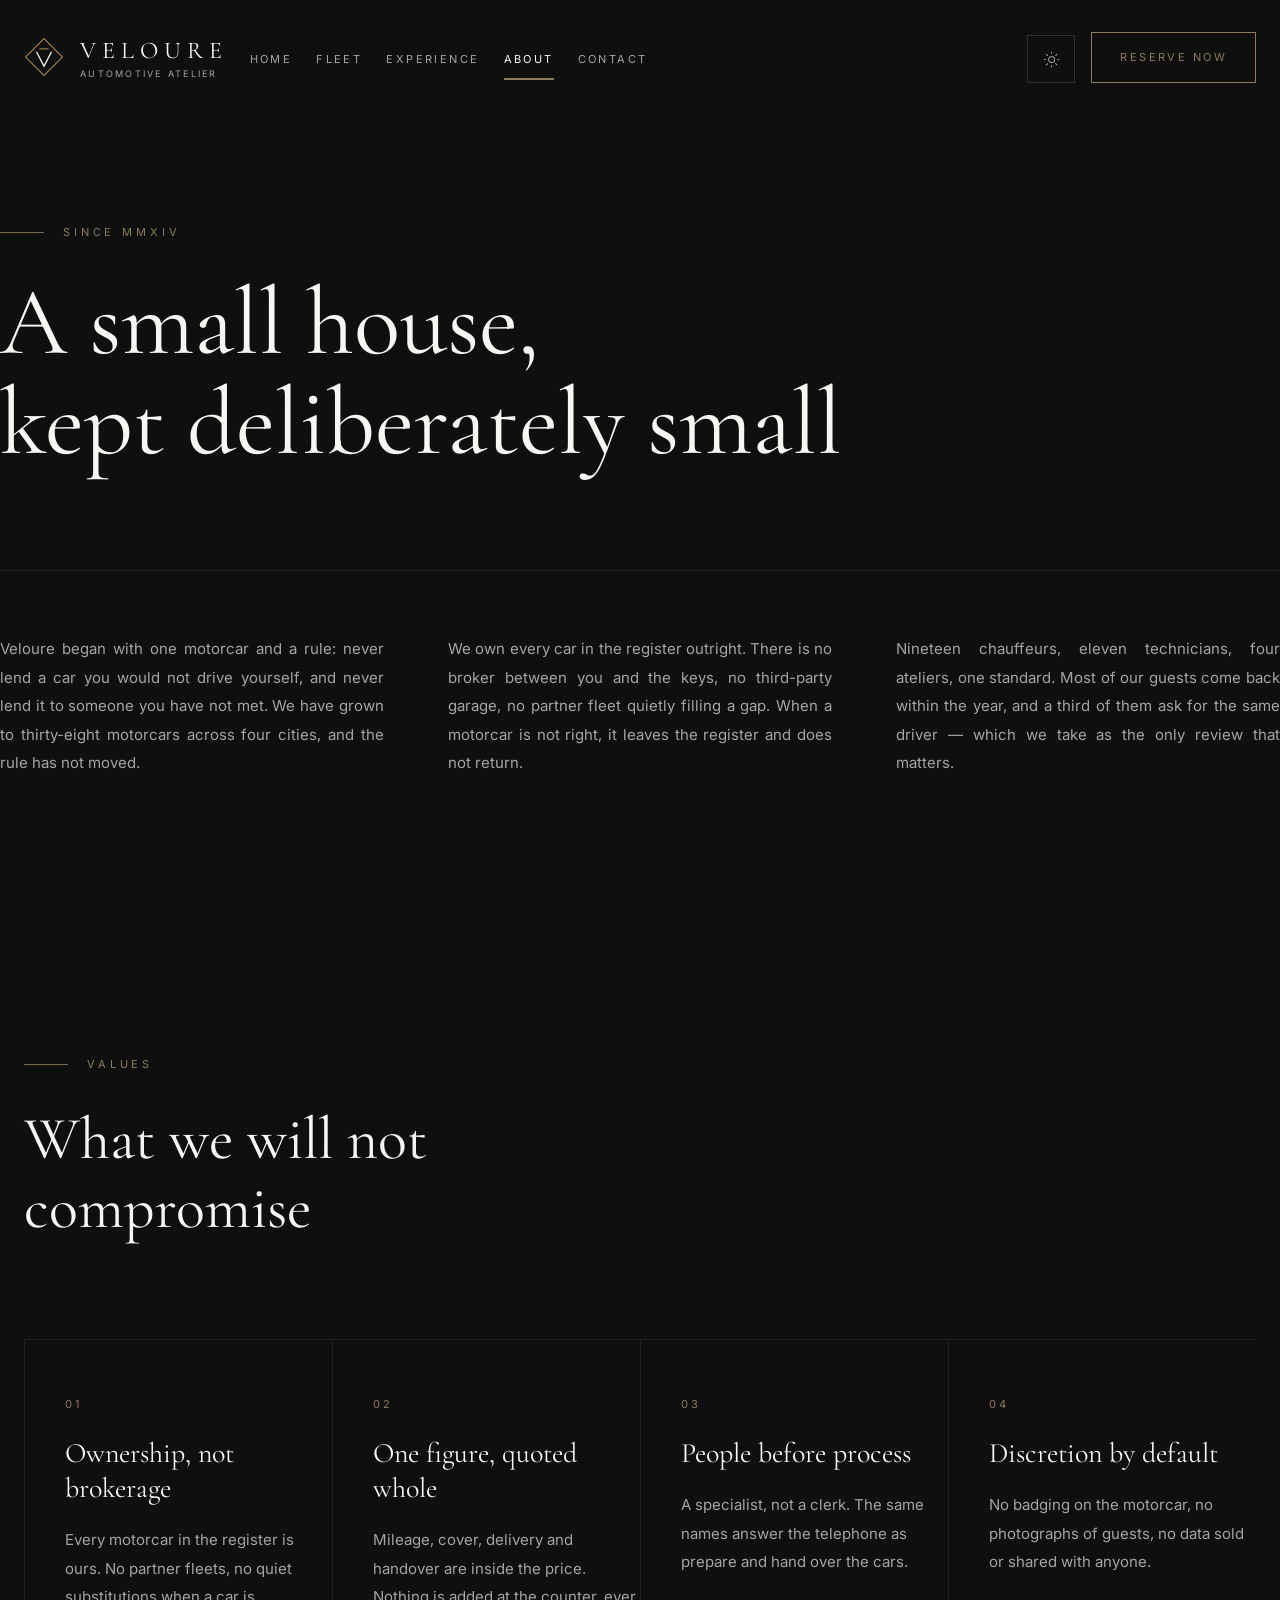
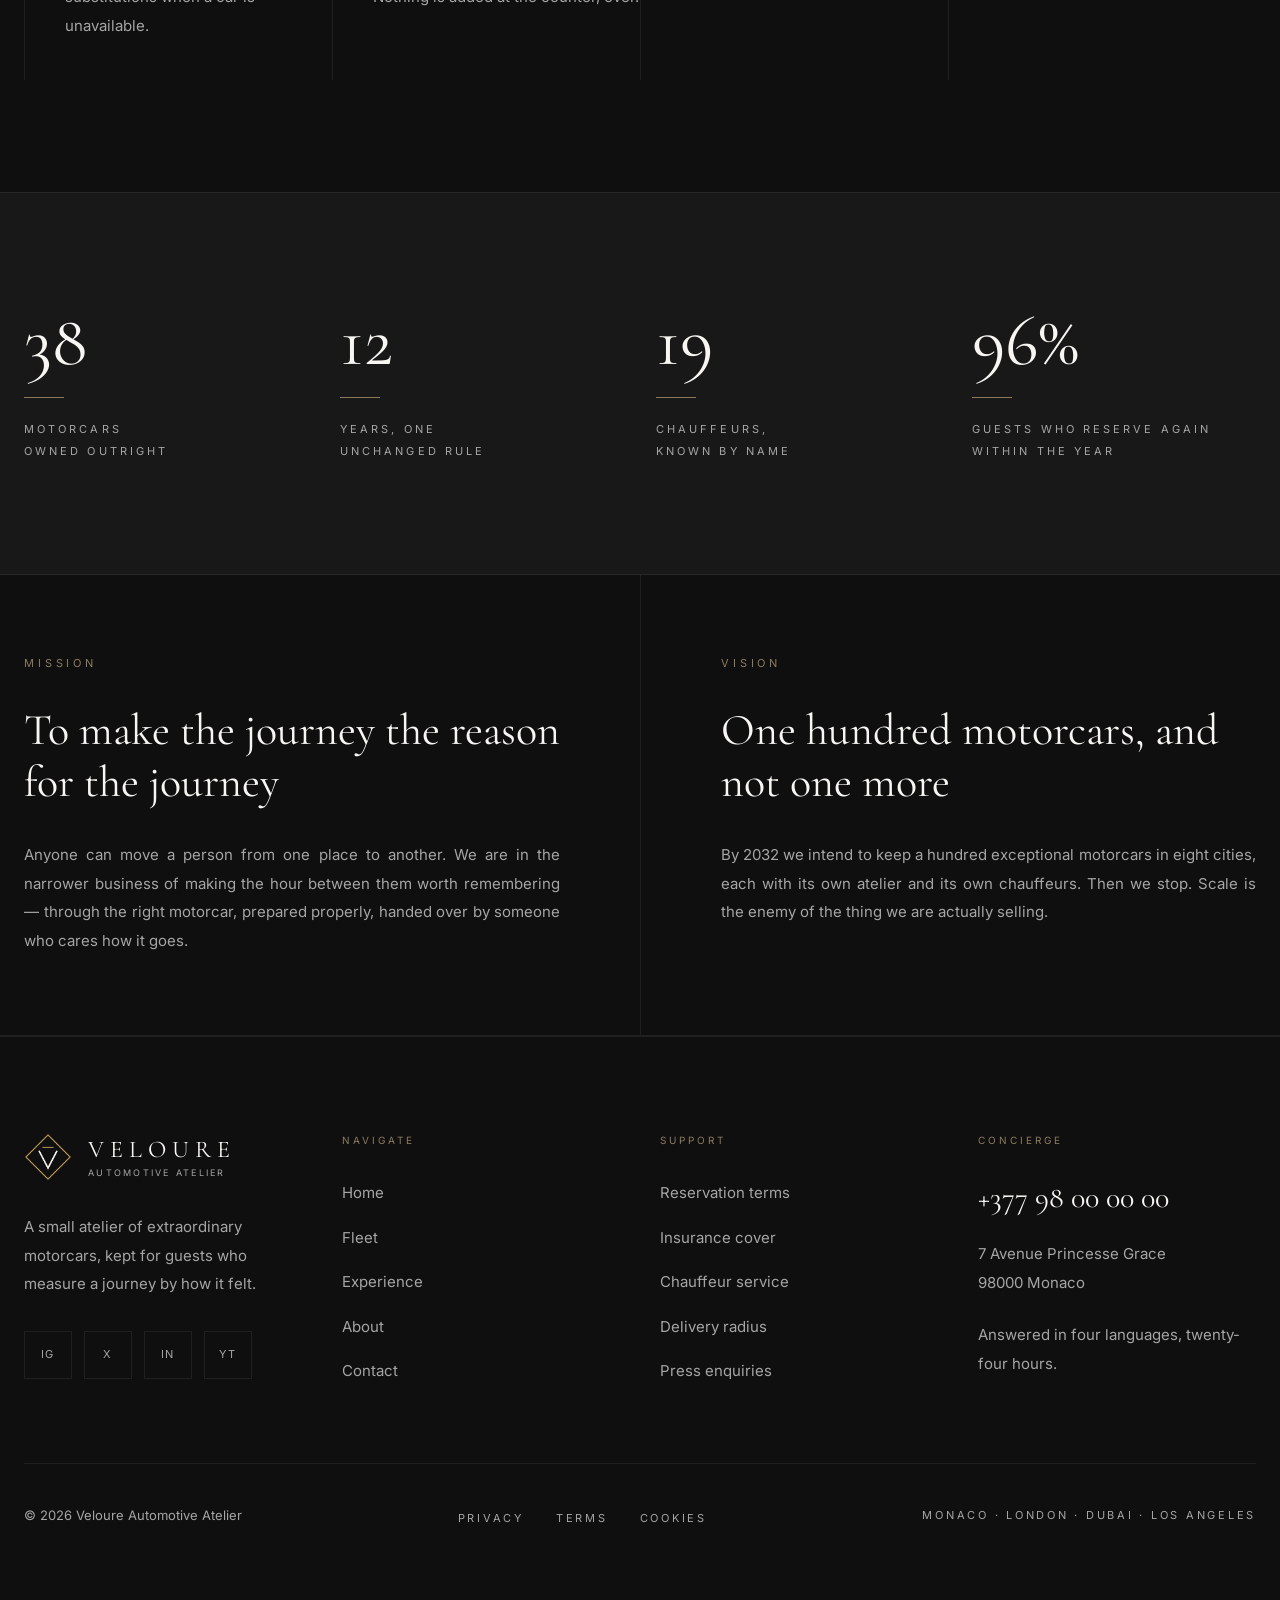
<file: src/About.html>
<!doctype html>
<html lang="en">
  <head>
    <meta charset="UTF-8" />
    <meta name="viewport" content="width=device-width, initial-scale=1.0" />

    <link href="./output.css" rel="stylesheet" />

    <link rel="preconnect" href="https://fonts.googleapis.com" />
    <link rel="preconnect" href="https://fonts.gstatic.com" crossorigin />

    <link
      href="https://fonts.googleapis.com/css2?family=Cormorant+Garamond:ital,wght@0,300..700;1,300..700&family=Inter:ital,opsz,wght@0,14..32,100..900;1,14..32,100..900&display=swap"
      rel="stylesheet"
    />

    <title>About Veloure</title>
  </head>

  <body class="bg-background text-text font-Inter">
    <header class="relative min-h-[80vh]">
      <div id="siteNav" class="site-nav">
        <div class="container mx-auto flex items-center px-6">
          <div class="logo">
            <a href="../index.html" class="flex items-center gap-3 lg:gap-4">
              <img
                src="../assets/v-logo.png"
                alt="Veloure Logo"
                class="w-8 h-8 lg:w-10 lg:h-10"
              />

              <div class="flex flex-col">
                <span
                  class="font-display text-xl lg:text-2xl tracking-[0.25em] text-text"
                >
                  VELOURE
                </span>

                <span
                  class="text-[8px] lg:text-[9px] tracking-[0.25em] uppercase text-muted lg:pr-8"
                >
                  Automotive Atelier
                </span>
              </div>
            </a>
          </div>
          <nav class="hidden lg:block">
            <ul class="flex items-center gap-6">
              <li><a href="../index.html" class="nav-link">Home</a></li>
              <li><a href="./fleet.html" class="nav-link">Fleet</a></li>
              <li>
                <a href="./Experience.html" class="nav-link">Experience</a>
              </li>
              <li>
                <a href="./About.html" class="nav-link nav-link-active"
                  >About</a
                >
              </li>
              <li><a href="./Contact.html" class="nav-link">Contact</a></li>
            </ul>
          </nav>
          <div class="flex items-center lg:items-end ml-auto">
            <button class="ml-4 lg:ml-12">
              <img
                src="../assets/bright-icon.png"
                alt=""
                class="w-10 h-10 lg:w-12 lg:h-12"
              />
            </button>

            <button class="ml-2 lg:hidden">
              <img src="../assets/v-menu.png" alt="Menu" class="w-10 h-10" />
            </button>

            <a
              href="./Contact.html"
              class="hidden lg:block text-center ml-4 text-line tracking-[0.22em] uppercase text-[11px] py-4 px-7 border border-line hover:bg-tint hover:scale-105 transition-transform duration-300"
              >Reserve Now</a
            >
          </div>
        </div>
      </div>

      <section
        class="hero container mx-auto flex flex-col text-text mt-48 lg:mt-56 px-6 xl:px-0"
      >
        <p class="text-[10px] sm:text-[11px] text-line uppercase pb-6 lg:pb-8">
          <span class="hidden sm:inline"> ———— </span>
          <span class="tracking-[0.2em] sm:tracking-[0.35em] sm:ml-4"
            >Since MMXIV</span
          >
        </p>

        <h1
          class="text-5xl sm:text-6xl md:text-7xl lg:text-8xl font-display leading-[1.05]"
        >
          A small house,
          <br />
          kept deliberately small
        </h1>

        <div
          class="grid gap-10 lg:gap-16 md:grid-cols-2 lg:grid-cols-3 mt-16 lg:mt-24 pt-14 lg:pt-16 border-t border-hair"
        >
          <p class="about-intro">
            Veloure began with one motorcar and a rule: never lend a car you
            would not drive yourself, and never lend it to someone you have not
            met. We have grown to thirty-eight motorcars across four cities, and
            the rule has not moved.
          </p>

          <p class="about-intro">
            We own every car in the register outright. There is no broker
            between you and the keys, no third-party garage, no partner fleet
            quietly filling a gap. When a motorcar is not right, it leaves the
            register and does not return.
          </p>

          <p class="about-intro md:col-span-2 lg:col-span-1">
            Nineteen chauffeurs, eleven technicians, four ateliers, one
            standard. Most of our guests come back within the year, and a third
            of them ask for the same driver — which we take as the only review
            that matters.
          </p>
        </div>
      </section>
    </header>

    <section class="values">
      <div class="container mx-auto px-6 py-20 lg:py-28">
        <p class="text-[10px] sm:text-[11px] text-line uppercase pb-6 lg:pb-8">
          <span class="hidden sm:inline"> ———— </span>
          <span class="tracking-[0.2em] sm:tracking-[0.35em] sm:ml-4"
            >Values</span
          >
        </p>

        <h2
          class="font-display text-4xl sm:text-5xl lg:text-6xl leading-[1.15] max-w-2xl"
        >
          What we will not compromise
        </h2>

        <div class="grid sm:grid-cols-2 lg:grid-cols-4 mt-16 lg:mt-24">
          <div class="value-card">
            <p class="value-number">01</p>

            <h3 class="value-title">Ownership, not brokerage</h3>

            <p class="value-text">
              Every motorcar in the register is ours. No partner fleets, no
              quiet substitutions when a car is unavailable.
            </p>
          </div>

          <div class="value-card">
            <p class="value-number">02</p>

            <h3 class="value-title">One figure, quoted whole</h3>

            <p class="value-text">
              Mileage, cover, delivery and handover are inside the price.
              Nothing is added at the counter, ever.
            </p>
          </div>

          <div class="value-card">
            <p class="value-number">03</p>

            <h3 class="value-title">People before process</h3>

            <p class="value-text">
              A specialist, not a clerk. The same names answer the telephone as
              prepare and hand over the cars.
            </p>
          </div>

          <div class="value-card">
            <p class="value-number">04</p>

            <h3 class="value-title">Discretion by default</h3>

            <p class="value-text">
              No badging on the motorcar, no photographs of guests, no data sold
              or shared with anyone.
            </p>
          </div>
        </div>
      </div>
    </section>

    <section class="stats bg-surface border-y border-hair">
      <div class="container mx-auto px-6 py-20 lg:py-28">
        <div
          class="grid grid-cols-2 lg:grid-cols-4 gap-x-8 gap-y-14 lg:gap-y-0"
        >
          <div class="flex flex-col">
            <p class="stat-figure">38</p>

            <span class="stat-rule"></span>

            <p class="stat-label">Motorcars<br />owned outright</p>
          </div>

          <div class="flex flex-col">
            <p class="stat-figure">12</p>

            <span class="stat-rule"></span>

            <p class="stat-label">Years, one<br />unchanged rule</p>
          </div>

          <div class="flex flex-col">
            <p class="stat-figure">19</p>

            <span class="stat-rule"></span>

            <p class="stat-label">Chauffeurs,<br />known by name</p>
          </div>

          <div class="flex flex-col">
            <p class="stat-figure">96%</p>

            <span class="stat-rule"></span>

            <p class="stat-label">
              Guests who reserve again<br />within the year
            </p>
          </div>
        </div>
      </div>
    </section>

    <section class="pillars border-b border-hair">
      <div class="container mx-auto px-6">
        <div class="grid lg:grid-cols-2">
          <div class="pillar">
            <p class="pillar-label">Mission</p>

            <h2 class="pillar-title">
              To make the journey the reason for the journey
            </h2>

            <p class="pillar-text">
              Anyone can move a person from one place to another. We are in the
              narrower business of making the hour between them worth
              remembering — through the right motorcar, prepared properly,
              handed over by someone who cares how it goes.
            </p>
          </div>

          <div class="pillar">
            <p class="pillar-label">Vision</p>

            <h2 class="pillar-title">
              One hundred motorcars, and not one more
            </h2>

            <p class="pillar-text">
              By 2032 we intend to keep a hundred exceptional motorcars in eight
              cities, each with its own atelier and its own chauffeurs. Then we
              stop. Scale is the enemy of the thing we are actually selling.
            </p>
          </div>
        </div>
      </div>
    </section>

    <footer class="border-t border-hair">
      <div class="container mx-auto px-6 py-20 lg:py-24">
        <div class="grid gap-14 sm:grid-cols-2 lg:grid-cols-4 lg:gap-10">
          <div>
            <a href="../index.html" class="flex items-center gap-3 lg:gap-4">
              <img
                src="../assets/v-logo.png"
                alt="Veloure Logo"
                class="w-10 h-10 lg:w-12 lg:h-12"
              />

              <div class="flex flex-col">
                <span
                  class="font-display text-xl lg:text-2xl tracking-[0.25em] text-text"
                >
                  VELOURE
                </span>

                <span
                  class="text-[8px] lg:text-[9px] tracking-[0.25em] uppercase text-muted"
                >
                  Automotive Atelier
                </span>
              </div>
            </a>

            <p class="text-[15px] leading-[1.9] text-muted pt-8">
              A small atelier of extraordinary motorcars, kept for guests who
              measure a journey by how it felt.
            </p>

            <ul class="flex items-center gap-3 pt-8">
              <li>
                <a href="#" class="footer-social" aria-label="Instagram">IG</a>
              </li>
              <li><a href="#" class="footer-social" aria-label="X">X</a></li>
              <li>
                <a href="#" class="footer-social" aria-label="LinkedIn">IN</a>
              </li>
              <li>
                <a href="#" class="footer-social" aria-label="YouTube">YT</a>
              </li>
            </ul>
          </div>

          <div>
            <h3 class="footer-heading">Navigate</h3>

            <ul class="flex flex-col gap-5">
              <li><a href="../index.html" class="footer-link">Home</a></li>
              <li><a href="./fleet.html" class="footer-link">Fleet</a></li>
              <li>
                <a href="./Experience.html" class="footer-link">Experience</a>
              </li>
              <li><a href="./About.html" class="footer-link">About</a></li>
              <li><a href="./Contact.html" class="footer-link">Contact</a></li>
            </ul>
          </div>

          <div>
            <h3 class="footer-heading">Support</h3>

            <ul class="flex flex-col gap-5">
              <li><a href="#" class="footer-link">Reservation terms</a></li>
              <li><a href="#" class="footer-link">Insurance cover</a></li>
              <li><a href="#" class="footer-link">Chauffeur service</a></li>
              <li><a href="#" class="footer-link">Delivery radius</a></li>
              <li><a href="#" class="footer-link">Press enquiries</a></li>
            </ul>
          </div>

          <div>
            <h3 class="footer-heading">Concierge</h3>

            <a
              href="tel:+37798000000"
              class="font-display text-2xl lg:text-3xl text-text hover:text-line transition-colors duration-300"
            >
              +377 98 00 00 00
            </a>

            <address
              class="not-italic text-[15px] leading-[1.9] text-muted pt-6"
            >
              7 Avenue Princesse Grace<br />
              98000 Monaco
            </address>

            <p class="text-[15px] leading-[1.9] text-muted pt-6">
              Answered in four languages, twenty-four hours.
            </p>
          </div>
        </div>

        <div
          class="flex flex-col lg:flex-row lg:items-center lg:justify-between gap-8 border-t border-hair mt-16 lg:mt-20 pt-10"
        >
          <p class="text-[13px] text-muted">
            &copy; 2026 Veloure Automotive Atelier
          </p>

          <ul class="flex flex-wrap items-center gap-8">
            <li><a href="#" class="footer-legal">Privacy</a></li>
            <li><a href="#" class="footer-legal">Terms</a></li>
            <li><a href="#" class="footer-legal">Cookies</a></li>
          </ul>

          <p class="text-[11px] tracking-[0.25em] uppercase text-muted">
            Monaco &middot; London &middot; Dubai &middot; Los Angeles
          </p>
        </div>
      </div>
    </footer>
  </body>
</html>
</file>
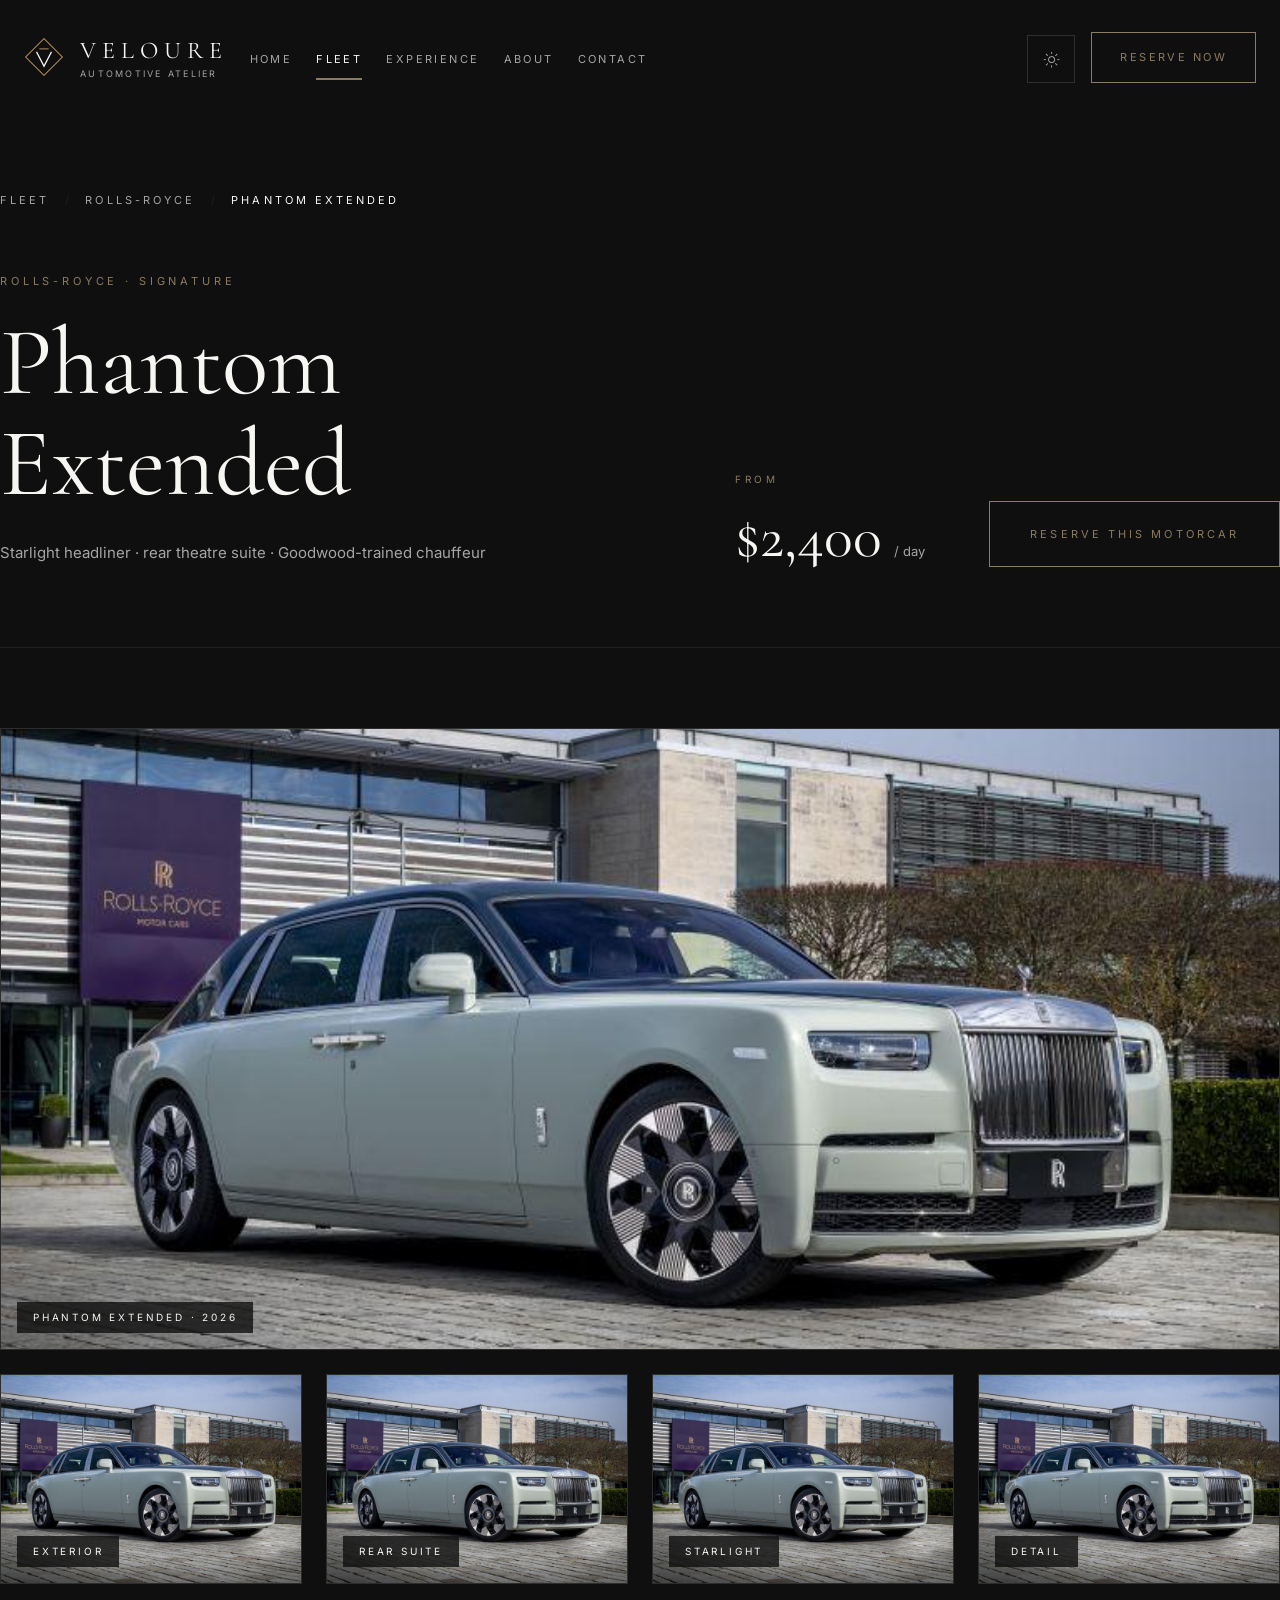
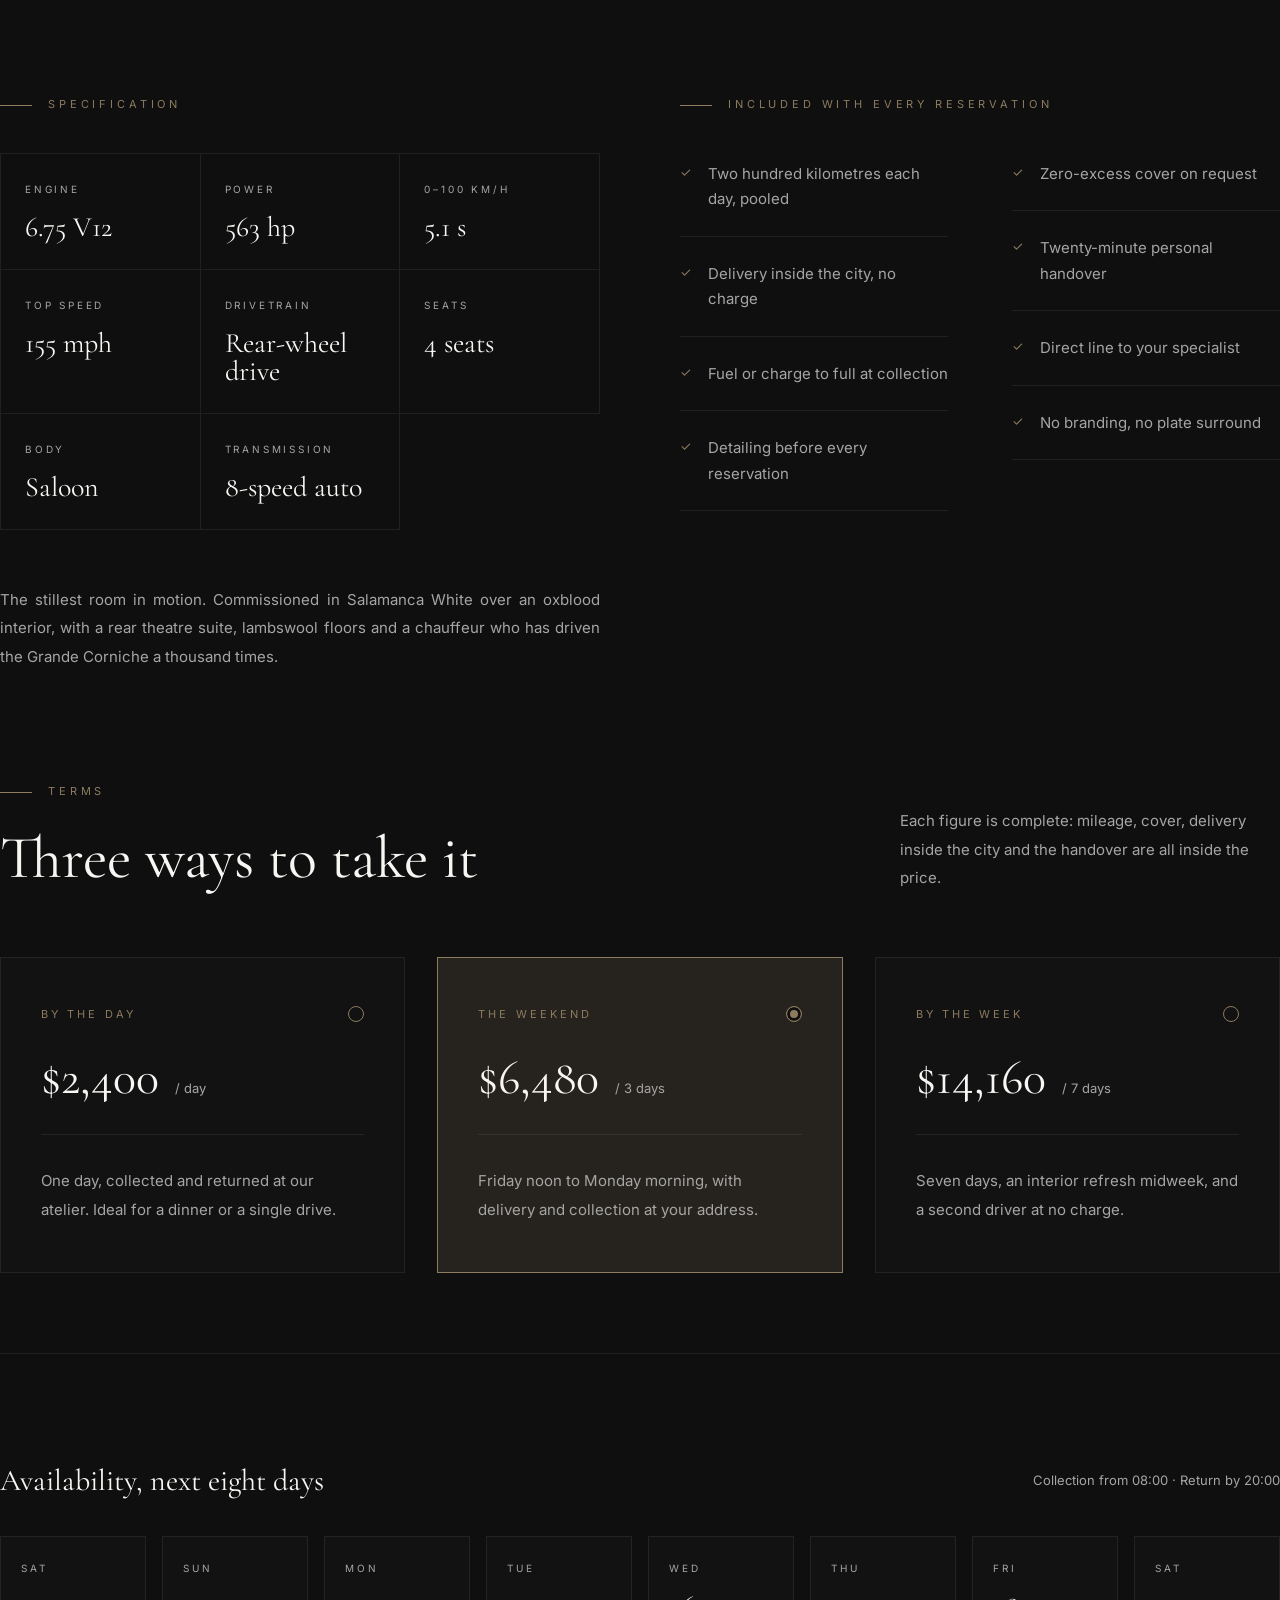
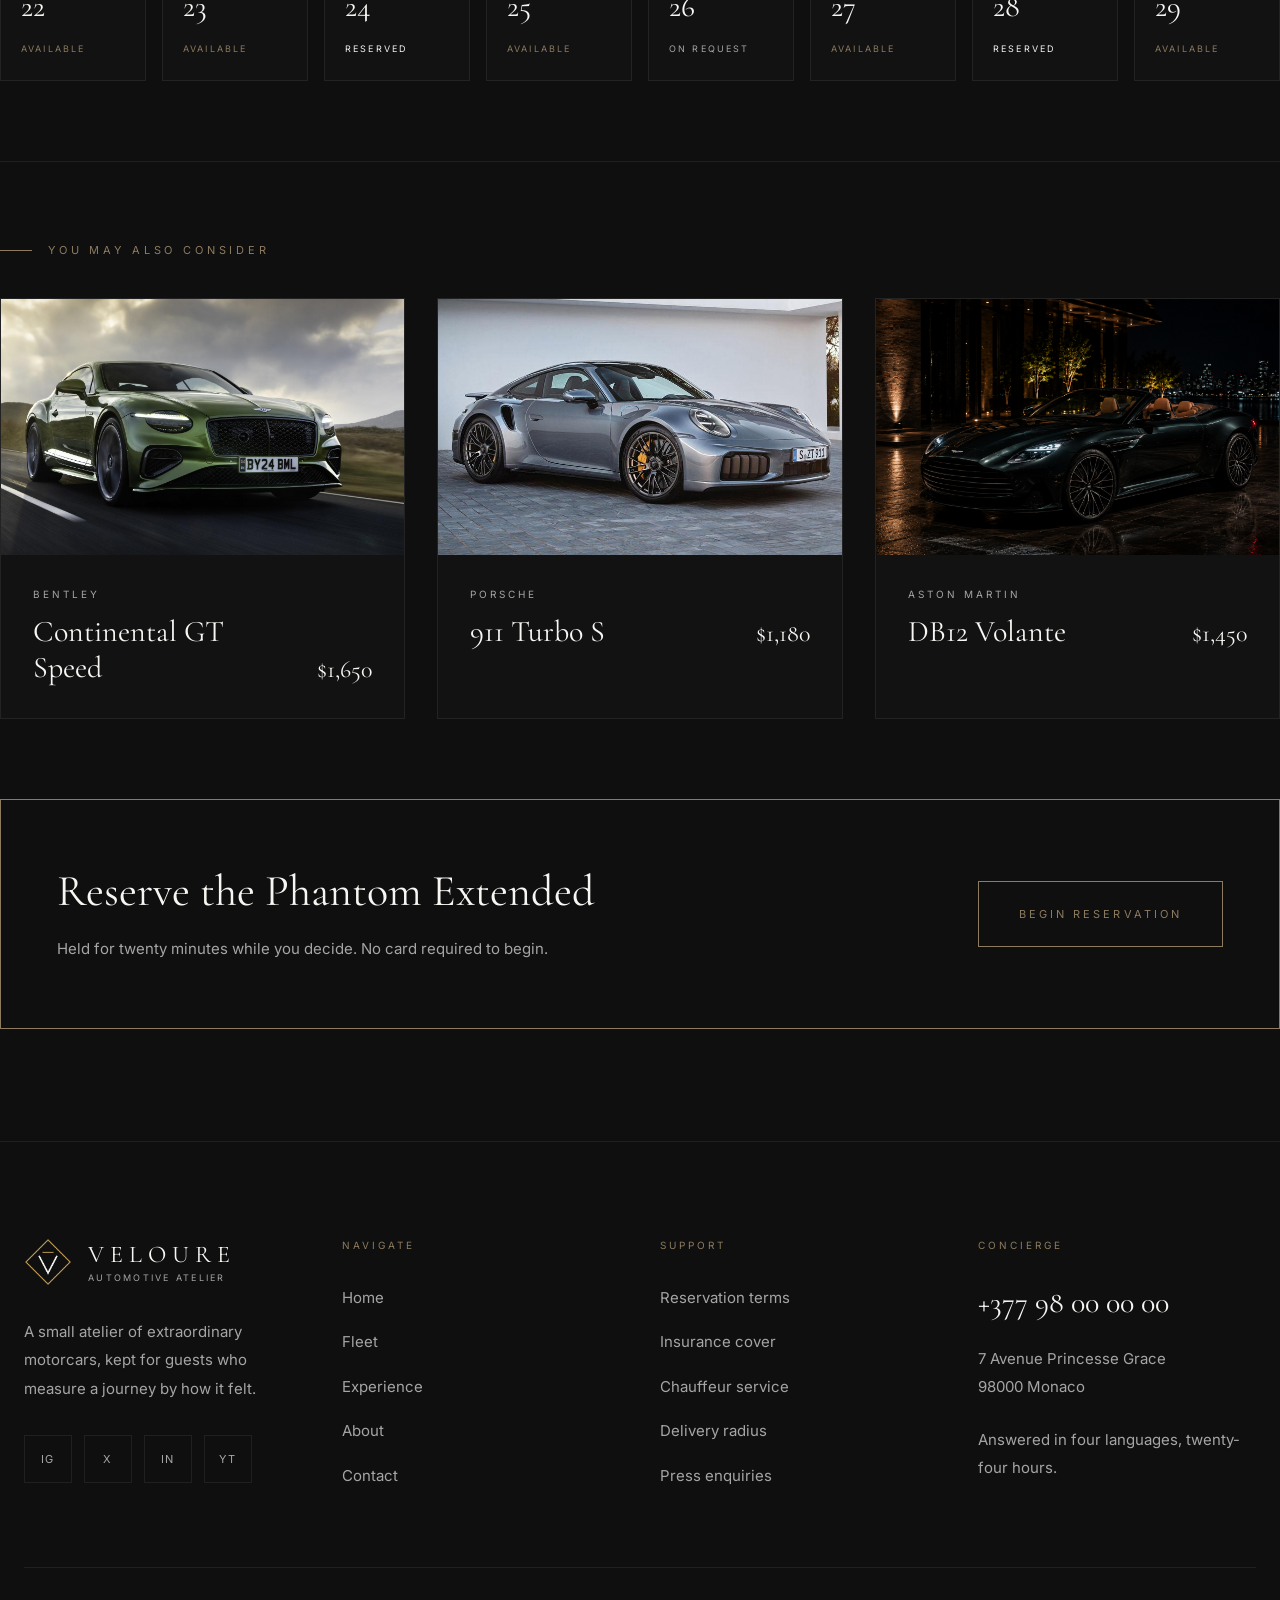
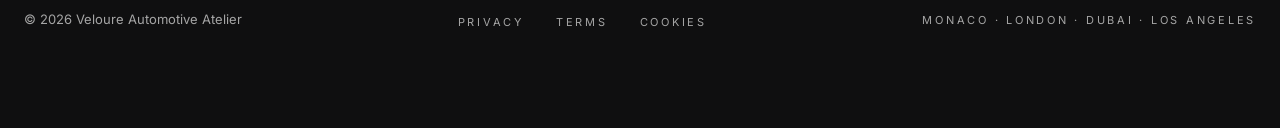
<file: src/Car-deatils.html>
<!doctype html>
<html lang="en">
  <head>
    <meta charset="UTF-8" />
    <meta name="viewport" content="width=device-width, initial-scale=1.0" />

    <link href="./output.css" rel="stylesheet" />

    <link rel="preconnect" href="https://fonts.googleapis.com" />
    <link rel="preconnect" href="https://fonts.gstatic.com" crossorigin />

    <link
      href="https://fonts.googleapis.com/css2?family=Cormorant+Garamond:ital,wght@0,300..700;1,300..700&family=Inter:ital,opsz,wght@0,14..32,100..900;1,14..32,100..900&display=swap"
      rel="stylesheet"
    />

    <title>Phantom Extended &mdash; Veloure</title>
  </head>

  <body class="bg-background text-text font-Inter">
    <header class="relative">
      <div id="siteNav" class="site-nav">
        <div class="container mx-auto flex items-center px-6">
          <div class="logo">
            <a href="../index.html" class="flex items-center gap-3 lg:gap-4">
              <img
                src="../assets/v-logo.png"
                alt="Veloure Logo"
                class="w-8 h-8 lg:w-10 lg:h-10"
              />

              <div class="flex flex-col">
                <span
                  class="font-display text-xl lg:text-2xl tracking-[0.25em] text-text"
                >
                  VELOURE
                </span>

                <span
                  class="text-[8px] lg:text-[9px] tracking-[0.25em] uppercase text-muted lg:pr-8"
                >
                  Automotive Atelier
                </span>
              </div>
            </a>
          </div>
          <nav class="hidden lg:block">
            <ul class="flex items-center gap-6">
              <li><a href="../index.html" class="nav-link">Home</a></li>
              <li><a href="./fleet.html" class="nav-link nav-link-active">Fleet</a></li>
              <li>
                <a href="./Experience.html" class="nav-link">Experience</a>
              </li>
              <li>
                <a href="./About.html" class="nav-link">About</a>
              </li>
              <li><a href="./Contact.html" class="nav-link">Contact</a></li>
            </ul>
          </nav>
          <div class="flex items-center lg:items-end ml-auto">
            <button class="ml-4 lg:ml-12">
              <img
                src="../assets/bright-icon.png"
                alt=""
                class="w-10 h-10 lg:w-12 lg:h-12"
              />
            </button>

            <button class="ml-2 lg:hidden">
              <img src="../assets/v-menu.png" alt="Menu" class="w-10 h-10" />
            </button>

            <a
              href="./Contact.html"
              class="hidden lg:block text-center ml-4 text-line tracking-[0.22em] uppercase text-[11px] py-4 px-7 border border-line hover:bg-tint hover:scale-105 transition-transform duration-300"
              >Reserve Now</a
            >
          </div>
        </div>
      </div>


      <section
        class="container mx-auto px-6 xl:px-0 mt-40 lg:mt-48 pb-14 lg:pb-20"
      >
        <nav aria-label="Breadcrumb" class="flex items-center">
          <a href="./fleet.html" class="crumb">Fleet</a>
          <span class="crumb-sep" aria-hidden="true">/</span>
          <a href="./fleet.html" class="crumb">Rolls-Royce</a>
          <span class="crumb-sep" aria-hidden="true">/</span>
          <span class="crumb-current" aria-current="page">Phantom Extended</span>
        </nav>

        <div
          class="flex flex-col lg:flex-row lg:items-end lg:justify-between gap-10 lg:gap-16 pt-12 lg:pt-16"
        >
          <div class="lg:max-w-160">
            <p class="car-eyebrow">Rolls-Royce &middot; Signature</p>

            <h1 class="car-title">Phantom Extended</h1>

            <p class="car-tagline">
              Starlight headliner &middot; rear theatre suite &middot;
              Goodwood-trained chauffeur
            </p>
          </div>

          <div
            class="flex flex-col sm:flex-row sm:items-end gap-8 sm:gap-12 lg:gap-16"
          >
            <div>
              <p class="car-price-label">From</p>

              <p class="pt-5">
                <span class="car-price">$2,400</span>
                <span class="car-price-per">/ day</span>
              </p>
            </div>

            <a href="./Contact.html" class="car-cta">Reserve this motorcar</a>
          </div>
        </div>

        <div class="border-t border-hair mt-14 lg:mt-20"></div>
      </section>
    </header>

    <main>
      <section class="container mx-auto px-6 xl:px-0 pb-20 lg:pb-28">
        <div class="gallery-frame">
          <img
            src="../assets/cars/Rolls-Royce.jpg"
            alt="Rolls-Royce Phantom Extended in profile"
            class="gallery-hero-image"
          />

          <div class="gallery-tag">Phantom Extended &middot; 2026</div>
        </div>

        <div class="grid grid-cols-2 lg:grid-cols-4 gap-4 lg:gap-6 pt-4 lg:pt-6">
          <div class="gallery-thumb group">
            <img
              src="../assets/cars/Rolls-Royce.jpg"
              alt="Exterior detail"
              class="gallery-thumb-image"
            />

            <div class="gallery-tag">Exterior</div>
          </div>

          <div class="gallery-thumb group">
            <img
              src="../assets/cars/Rolls-Royce.jpg"
              alt="Rear theatre suite"
              class="gallery-thumb-image"
            />

            <div class="gallery-tag">Rear suite</div>
          </div>

          <div class="gallery-thumb group">
            <img
              src="../assets/cars/Rolls-Royce.jpg"
              alt="Starlight headliner"
              class="gallery-thumb-image"
            />

            <div class="gallery-tag">Starlight</div>
          </div>

          <div class="gallery-thumb group">
            <img
              src="../assets/cars/Rolls-Royce.jpg"
              alt="Spirit of Ecstasy"
              class="gallery-thumb-image"
            />

            <div class="gallery-tag">Detail</div>
          </div>
        </div>
      </section>

      <section class="container mx-auto px-6 xl:px-0 pb-20 lg:pb-28">
        <div class="grid gap-16 lg:grid-cols-2 lg:gap-20">
          <div>
            <p class="section-label">
              <span class="section-rule" aria-hidden="true"></span>Specification
            </p>

            <div
              class="grid grid-cols-2 sm:grid-cols-3 border-t border-l border-hair mt-8 lg:mt-10"
            >
              <div class="spec-cell">
                <span class="spec-key">Engine</span>
                <span class="spec-value">6.75 V12</span>
              </div>

              <div class="spec-cell">
                <span class="spec-key">Power</span>
                <span class="spec-value">563 hp</span>
              </div>

              <div class="spec-cell">
                <span class="spec-key">0&ndash;100 km/h</span>
                <span class="spec-value">5.1 s</span>
              </div>

              <div class="spec-cell">
                <span class="spec-key">Top speed</span>
                <span class="spec-value">155 mph</span>
              </div>

              <div class="spec-cell">
                <span class="spec-key">Drivetrain</span>
                <span class="spec-value">Rear-wheel drive</span>
              </div>

              <div class="spec-cell">
                <span class="spec-key">Seats</span>
                <span class="spec-value">4 seats</span>
              </div>

              <div class="spec-cell">
                <span class="spec-key">Body</span>
                <span class="spec-value">Saloon</span>
              </div>

              <div class="spec-cell">
                <span class="spec-key">Transmission</span>
                <span class="spec-value">8-speed auto</span>
              </div>
            </div>

            <p class="car-copy pt-12 lg:pt-14">
              The stillest room in motion. Commissioned in Salamanca White over
              an oxblood interior, with a rear theatre suite, lambswool floors
              and a chauffeur who has driven the Grande Corniche a thousand
              times.
            </p>
          </div>

          <div>
            <p class="section-label">
              <span class="section-rule" aria-hidden="true"></span>Included with
              every reservation
            </p>

            <div class="grid sm:grid-cols-2 gap-x-12 lg:gap-x-16 mt-4 lg:mt-6">
              <ul>
                <li class="include-item">
                  <span class="include-check" aria-hidden="true">&check;</span>
                  <span class="include-text"
                    >Two hundred kilometres each day, pooled</span
                  >
                </li>

                <li class="include-item">
                  <span class="include-check" aria-hidden="true">&check;</span>
                  <span class="include-text"
                    >Delivery inside the city, no charge</span
                  >
                </li>

                <li class="include-item">
                  <span class="include-check" aria-hidden="true">&check;</span>
                  <span class="include-text"
                    >Fuel or charge to full at collection</span
                  >
                </li>

                <li class="include-item">
                  <span class="include-check" aria-hidden="true">&check;</span>
                  <span class="include-text"
                    >Detailing before every reservation</span
                  >
                </li>
              </ul>

              <ul>
                <li class="include-item">
                  <span class="include-check" aria-hidden="true">&check;</span>
                  <span class="include-text">Zero-excess cover on request</span>
                </li>

                <li class="include-item">
                  <span class="include-check" aria-hidden="true">&check;</span>
                  <span class="include-text"
                    >Twenty-minute personal handover</span
                  >
                </li>

                <li class="include-item">
                  <span class="include-check" aria-hidden="true">&check;</span>
                  <span class="include-text">Direct line to your specialist</span>
                </li>

                <li class="include-item">
                  <span class="include-check" aria-hidden="true">&check;</span>
                  <span class="include-text"
                    >No branding, no plate surround</span
                  >
                </li>
              </ul>
            </div>
          </div>
        </div>
      </section>

      <section class="container mx-auto px-6 xl:px-0 pb-20 lg:pb-28">
        <div
          class="flex flex-col lg:flex-row lg:items-end lg:justify-between gap-8 lg:gap-20"
        >
          <div>
            <p class="section-label">
              <span class="section-rule" aria-hidden="true"></span>Terms
            </p>

            <h2
              class="font-display text-4xl sm:text-5xl lg:text-6xl leading-[1.15] pt-6"
            >
              Three ways to take it
            </h2>
          </div>

          <p class="text-[15px] leading-[1.9] text-muted lg:max-w-[380px]">
            Each figure is complete: mileage, cover, delivery inside the city
            and the handover are all inside the price.
          </p>
        </div>

        <div class="grid gap-6 lg:grid-cols-3 lg:gap-8 mt-12 lg:mt-16">
          <p class="sr-only">Choose a reservation length</p>

          <label class="terms-card">
            <div class="flex items-center justify-between gap-6">
              <span class="terms-label">By the day</span>

              <input
                type="radio"
                name="terms"
                value="day"
                class="terms-radio"
              />
            </div>

            <p class="pt-8">
              <span class="terms-price">$2,400</span>
              <span class="terms-per">/ day</span>
            </p>

            <p class="terms-text">
              One day, collected and returned at our atelier. Ideal for a dinner
              or a single drive.
            </p>
          </label>

          <label class="terms-card">
            <div class="flex items-center justify-between gap-6">
              <span class="terms-label">The weekend</span>

              <input
                type="radio"
                name="terms"
                value="weekend"
                class="terms-radio"
                checked
              />
            </div>

            <p class="pt-8">
              <span class="terms-price">$6,480</span>
              <span class="terms-per">/ 3 days</span>
            </p>

            <p class="terms-text">
              Friday noon to Monday morning, with delivery and collection at
              your address.
            </p>
          </label>

          <label class="terms-card">
            <div class="flex items-center justify-between gap-6">
              <span class="terms-label">By the week</span>

              <input
                type="radio"
                name="terms"
                value="week"
                class="terms-radio"
              />
            </div>

            <p class="pt-8">
              <span class="terms-price">$14,160</span>
              <span class="terms-per">/ 7 days</span>
            </p>

            <p class="terms-text">
              Seven days, an interior refresh midweek, and a second driver at no
              charge.
            </p>
          </label>
        </div>

        <div class="border-t border-hair mt-16 lg:mt-20"></div>
      </section>

      <section class="container mx-auto px-6 xl:px-0 pb-20 lg:pb-28">
        <div
          class="flex flex-col sm:flex-row sm:items-center sm:justify-between gap-4"
        >
          <h2 class="font-display text-2xl lg:text-3xl leading-none">
            Availability, next eight days
          </h2>

          <p class="text-[13px] text-muted">
            Collection from 08:00 &middot; Return by 20:00
          </p>
        </div>

        <div
          class="grid grid-cols-2 sm:grid-cols-4 lg:grid-cols-8 gap-4 mt-8 lg:mt-10"
        >
          <div class="day-tile">
            <span class="day-name">Sat</span>
            <span class="day-number">22</span>
            <span class="day-status">Available</span>
          </div>

          <div class="day-tile">
            <span class="day-name">Sun</span>
            <span class="day-number">23</span>
            <span class="day-status">Available</span>
          </div>

          <div class="day-tile">
            <span class="day-name">Mon</span>
            <span class="day-number">24</span>
            <span class="day-status day-status-reserved">Reserved</span>
          </div>

          <div class="day-tile">
            <span class="day-name">Tue</span>
            <span class="day-number">25</span>
            <span class="day-status">Available</span>
          </div>

          <div class="day-tile">
            <span class="day-name">Wed</span>
            <span class="day-number">26</span>
            <span class="day-status day-status-request">On request</span>
          </div>

          <div class="day-tile">
            <span class="day-name">Thu</span>
            <span class="day-number">27</span>
            <span class="day-status">Available</span>
          </div>

          <div class="day-tile">
            <span class="day-name">Fri</span>
            <span class="day-number">28</span>
            <span class="day-status day-status-reserved">Reserved</span>
          </div>

          <div class="day-tile">
            <span class="day-name">Sat</span>
            <span class="day-number">29</span>
            <span class="day-status">Available</span>
          </div>
        </div>


        <div class="border-t border-hair mt-16 lg:mt-20"></div>

        <p class="section-label mt-16 lg:mt-20">
          <span class="section-rule" aria-hidden="true"></span>You may also
          consider
        </p>

        <div class="grid gap-8 sm:grid-cols-2 lg:grid-cols-3 mt-8 lg:mt-10">
          <a href="./Car-deatils.html" class="related-card group">
            <div class="overflow-hidden">
              <img
                src="../assets/cars/Bentley.jpg"
                alt="Bentley Continental GT Speed"
                class="related-image"
              />
            </div>

            <div class="flex items-end justify-between gap-6 px-6 lg:px-8 py-6 lg:py-8">
              <div>
                <p class="related-brand">Bentley</p>
                <h3 class="related-model pt-3">Continental GT Speed</h3>
              </div>

              <p class="related-price shrink-0">$1,650</p>
            </div>
          </a>

          <a href="./Car-deatils.html" class="related-card group">
            <div class="overflow-hidden">
              <img
                src="../assets/cars/Porsche.jpg"
                alt="Porsche 911 Turbo S"
                class="related-image"
              />
            </div>

            <div class="flex items-end justify-between gap-6 px-6 lg:px-8 py-6 lg:py-8">
              <div>
                <p class="related-brand">Porsche</p>
                <h3 class="related-model pt-3">911 Turbo S</h3>
              </div>

              <p class="related-price shrink-0">$1,180</p>
            </div>
          </a>

          <a href="./Car-deatils.html" class="related-card group">
            <div class="overflow-hidden">
              <img
                src="../assets/cars/Aston-martin.png"
                alt="Aston Martin DB12 Volante"
                class="related-image"
              />
            </div>

            <div class="flex items-end justify-between gap-6 px-6 lg:px-8 py-6 lg:py-8">
              <div>
                <p class="related-brand">Aston Martin</p>
                <h3 class="related-model pt-3">DB12 Volante</h3>
              </div>

              <p class="related-price shrink-0">$1,450</p>
            </div>
          </a>
        </div>
        <div class="cta-band mt-16 lg:mt-20">
          <div>
            <h2 class="cta-title">Reserve the Phantom Extended</h2>

            <p class="cta-note">
              Held for twenty minutes while you decide. No card required to
              begin.
            </p>
          </div>

          <a href="./Contact.html" class="car-cta shrink-0"
            >Begin reservation</a
          >
        </div>
      </section>
    </main>

    <footer class="border-t border-hair">
      <div class="container mx-auto px-6 py-20 lg:py-24">
        <div class="grid gap-14 sm:grid-cols-2 lg:grid-cols-4 lg:gap-10">
          <div>
            <a href="../index.html" class="flex items-center gap-3 lg:gap-4">
              <img
                src="../assets/v-logo.png"
                alt="Veloure Logo"
                class="w-10 h-10 lg:w-12 lg:h-12"
              />

              <div class="flex flex-col">
                <span
                  class="font-display text-xl lg:text-2xl tracking-[0.25em] text-text"
                >
                  VELOURE
                </span>

                <span
                  class="text-[8px] lg:text-[9px] tracking-[0.25em] uppercase text-muted"
                >
                  Automotive Atelier
                </span>
              </div>
            </a>

            <p class="text-[15px] leading-[1.9] text-muted pt-8">
              A small atelier of extraordinary motorcars, kept for guests who
              measure a journey by how it felt.
            </p>

            <ul class="flex items-center gap-3 pt-8">
              <li>
                <a href="#" class="footer-social" aria-label="Instagram">IG</a>
              </li>
              <li><a href="#" class="footer-social" aria-label="X">X</a></li>
              <li>
                <a href="#" class="footer-social" aria-label="LinkedIn">IN</a>
              </li>
              <li>
                <a href="#" class="footer-social" aria-label="YouTube">YT</a>
              </li>
            </ul>
          </div>

          <div>
            <h3 class="footer-heading">Navigate</h3>

            <ul class="flex flex-col gap-5">
              <li><a href="../index.html" class="footer-link">Home</a></li>
              <li><a href="./fleet.html" class="footer-link">Fleet</a></li>
              <li>
                <a href="./Experience.html" class="footer-link">Experience</a>
              </li>
              <li><a href="./About.html" class="footer-link">About</a></li>
              <li><a href="./Contact.html" class="footer-link">Contact</a></li>
            </ul>
          </div>

          <div>
            <h3 class="footer-heading">Support</h3>

            <ul class="flex flex-col gap-5">
              <li><a href="#" class="footer-link">Reservation terms</a></li>
              <li><a href="#" class="footer-link">Insurance cover</a></li>
              <li><a href="#" class="footer-link">Chauffeur service</a></li>
              <li><a href="#" class="footer-link">Delivery radius</a></li>
              <li><a href="#" class="footer-link">Press enquiries</a></li>
            </ul>
          </div>

          <div>
            <h3 class="footer-heading">Concierge</h3>

            <a
              href="tel:+37798000000"
              class="font-display text-2xl lg:text-3xl text-text hover:text-line transition-colors duration-300"
            >
              +377 98 00 00 00
            </a>

            <address
              class="not-italic text-[15px] leading-[1.9] text-muted pt-6"
            >
              7 Avenue Princesse Grace<br />
              98000 Monaco
            </address>

            <p class="text-[15px] leading-[1.9] text-muted pt-6">
              Answered in four languages, twenty-four hours.
            </p>
          </div>
        </div>

        <div
          class="flex flex-col lg:flex-row lg:items-center lg:justify-between gap-8 border-t border-hair mt-16 lg:mt-20 pt-10"
        >
          <p class="text-[13px] text-muted">
            &copy; 2026 Veloure Automotive Atelier
          </p>

          <ul class="flex flex-wrap items-center gap-8">
            <li><a href="#" class="footer-legal">Privacy</a></li>
            <li><a href="#" class="footer-legal">Terms</a></li>
            <li><a href="#" class="footer-legal">Cookies</a></li>
          </ul>

          <p class="text-[11px] tracking-[0.25em] uppercase text-muted">
            Monaco &middot; London &middot; Dubai &middot; Los Angeles
          </p>
        </div>
      </div>
    </footer>
  </body>
</html>
</file>
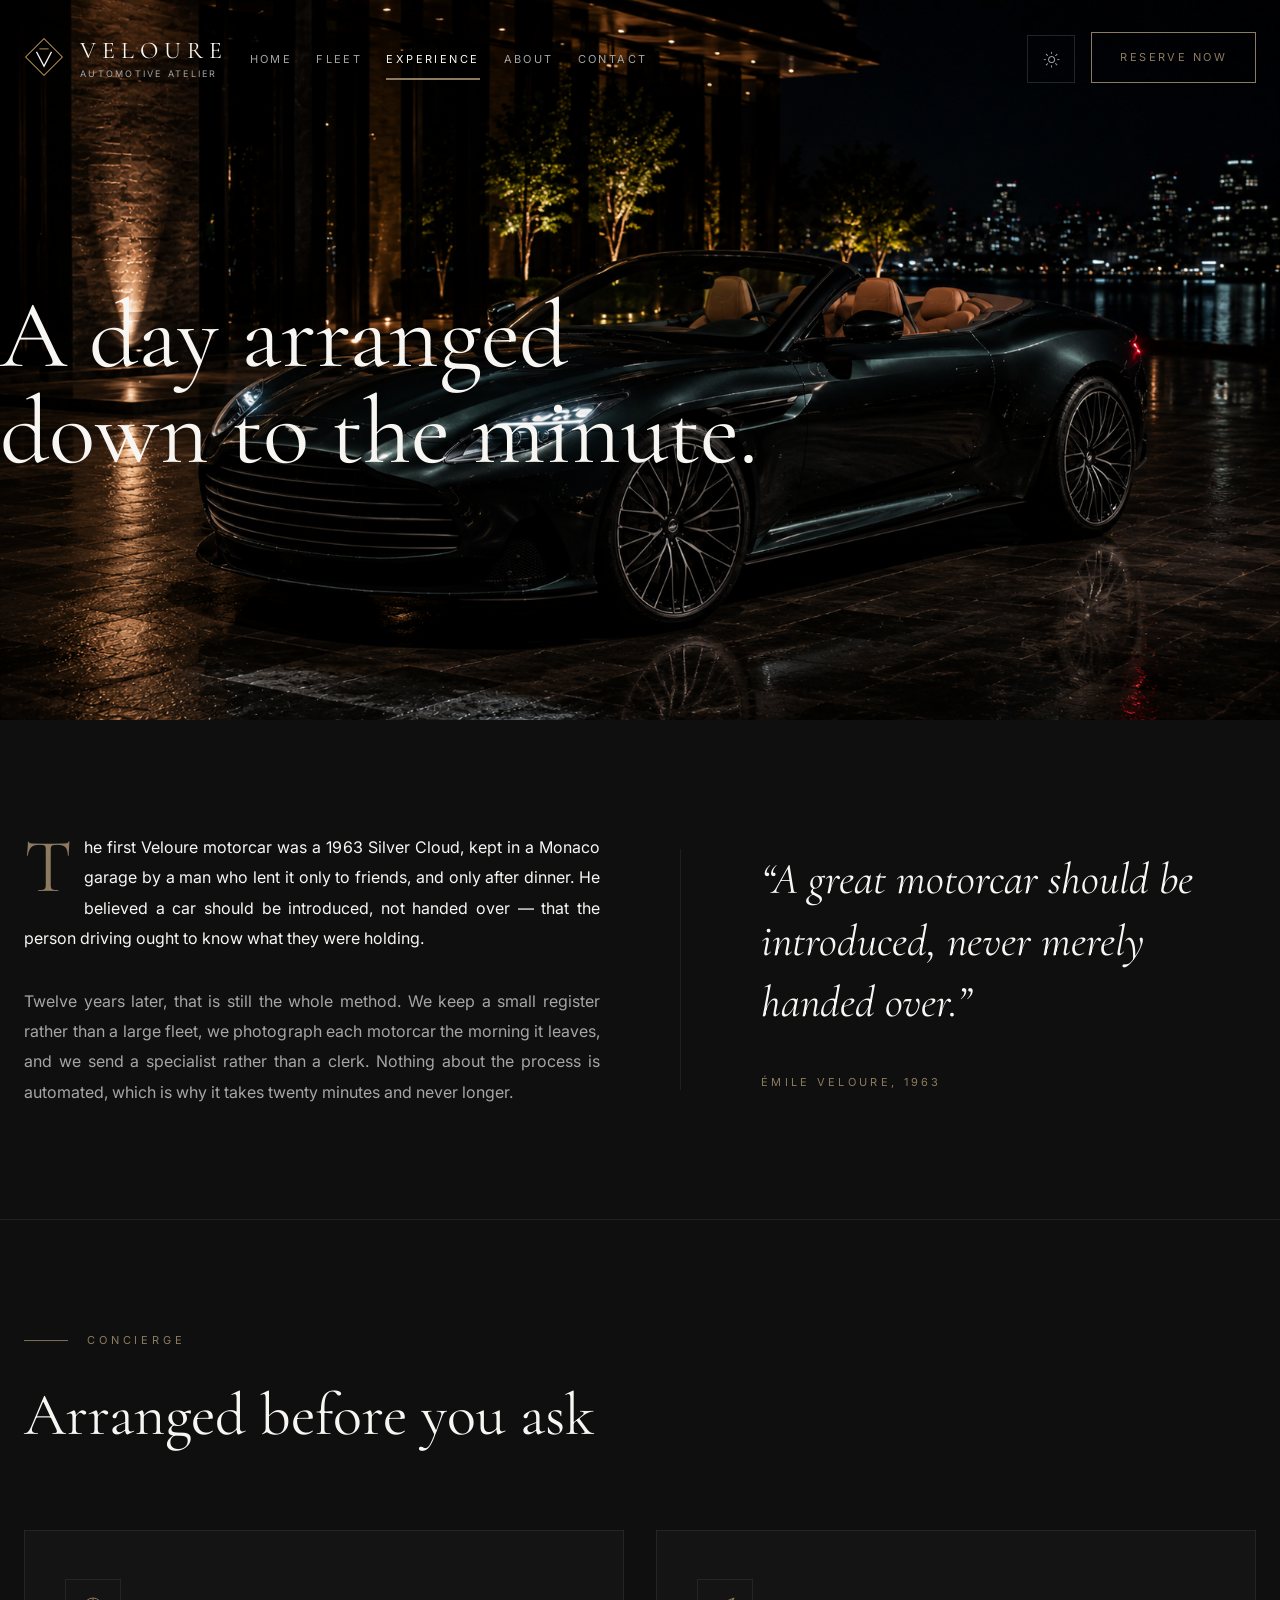
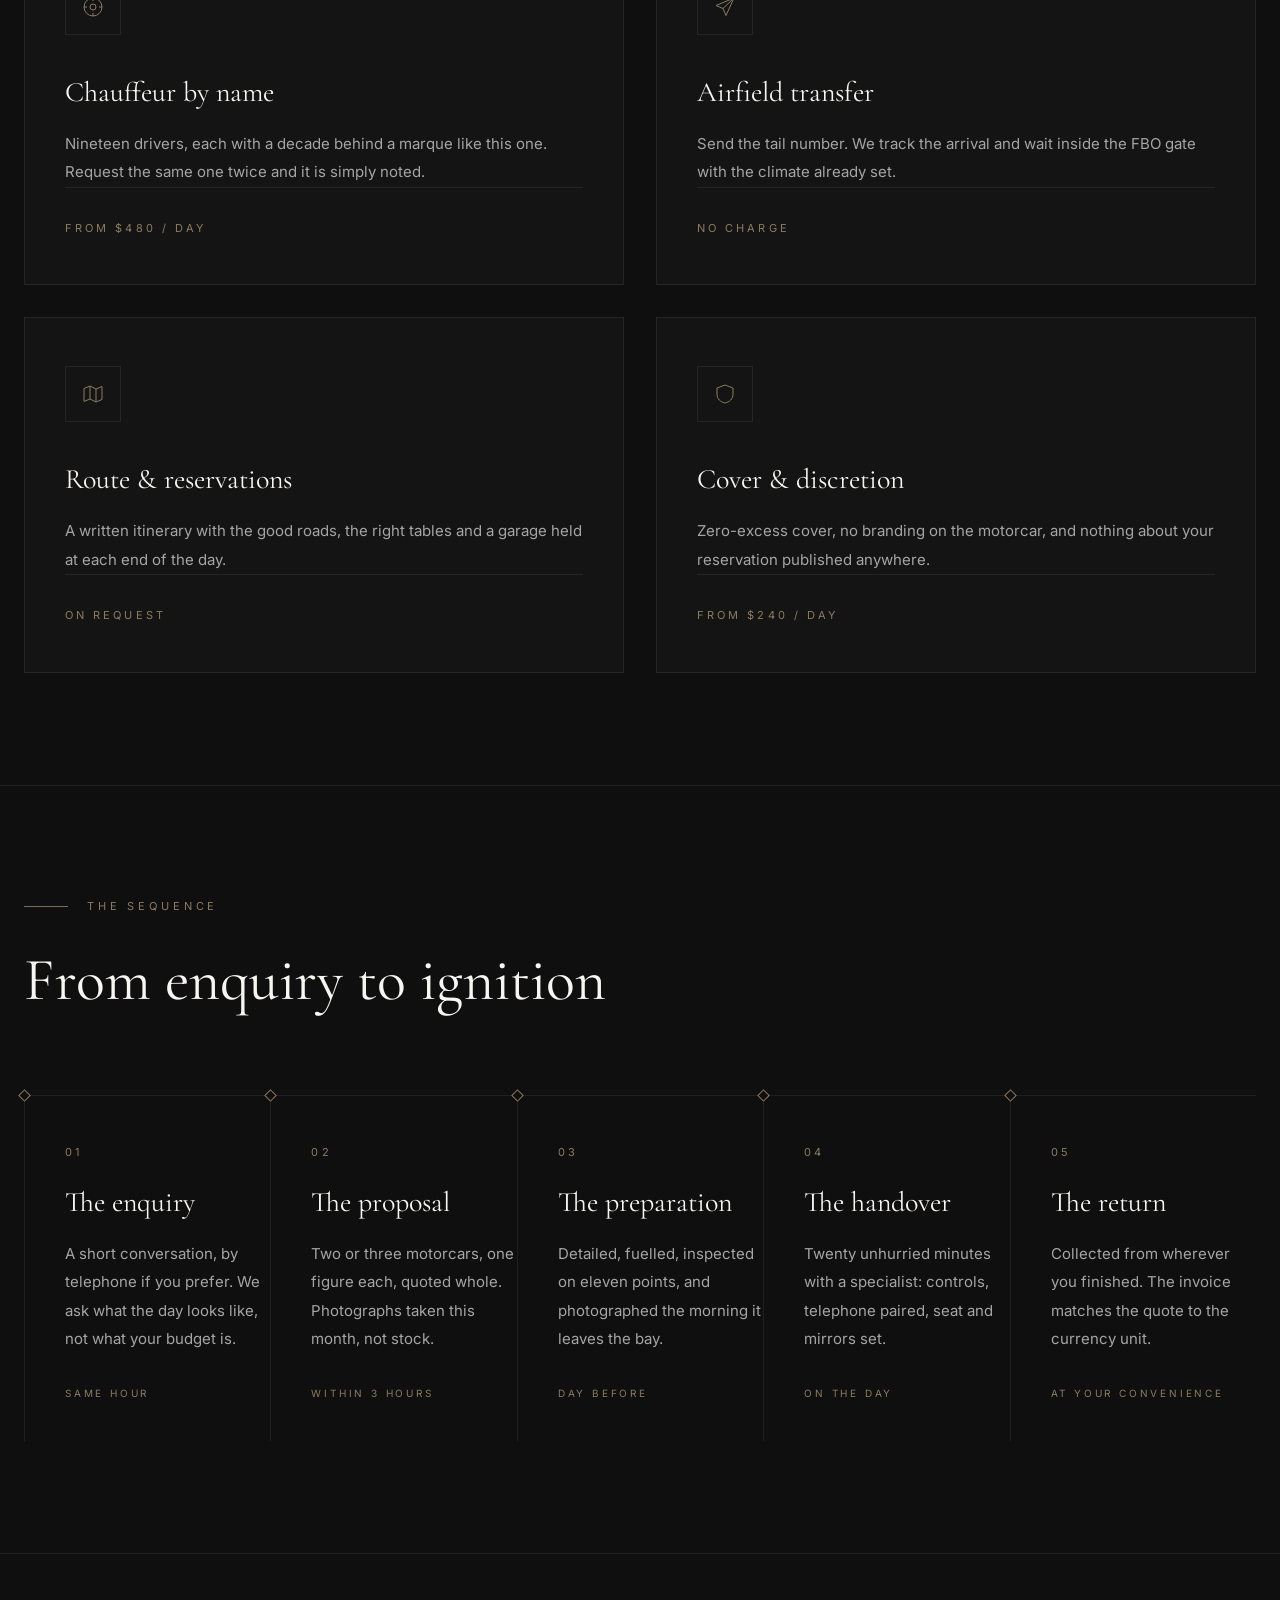
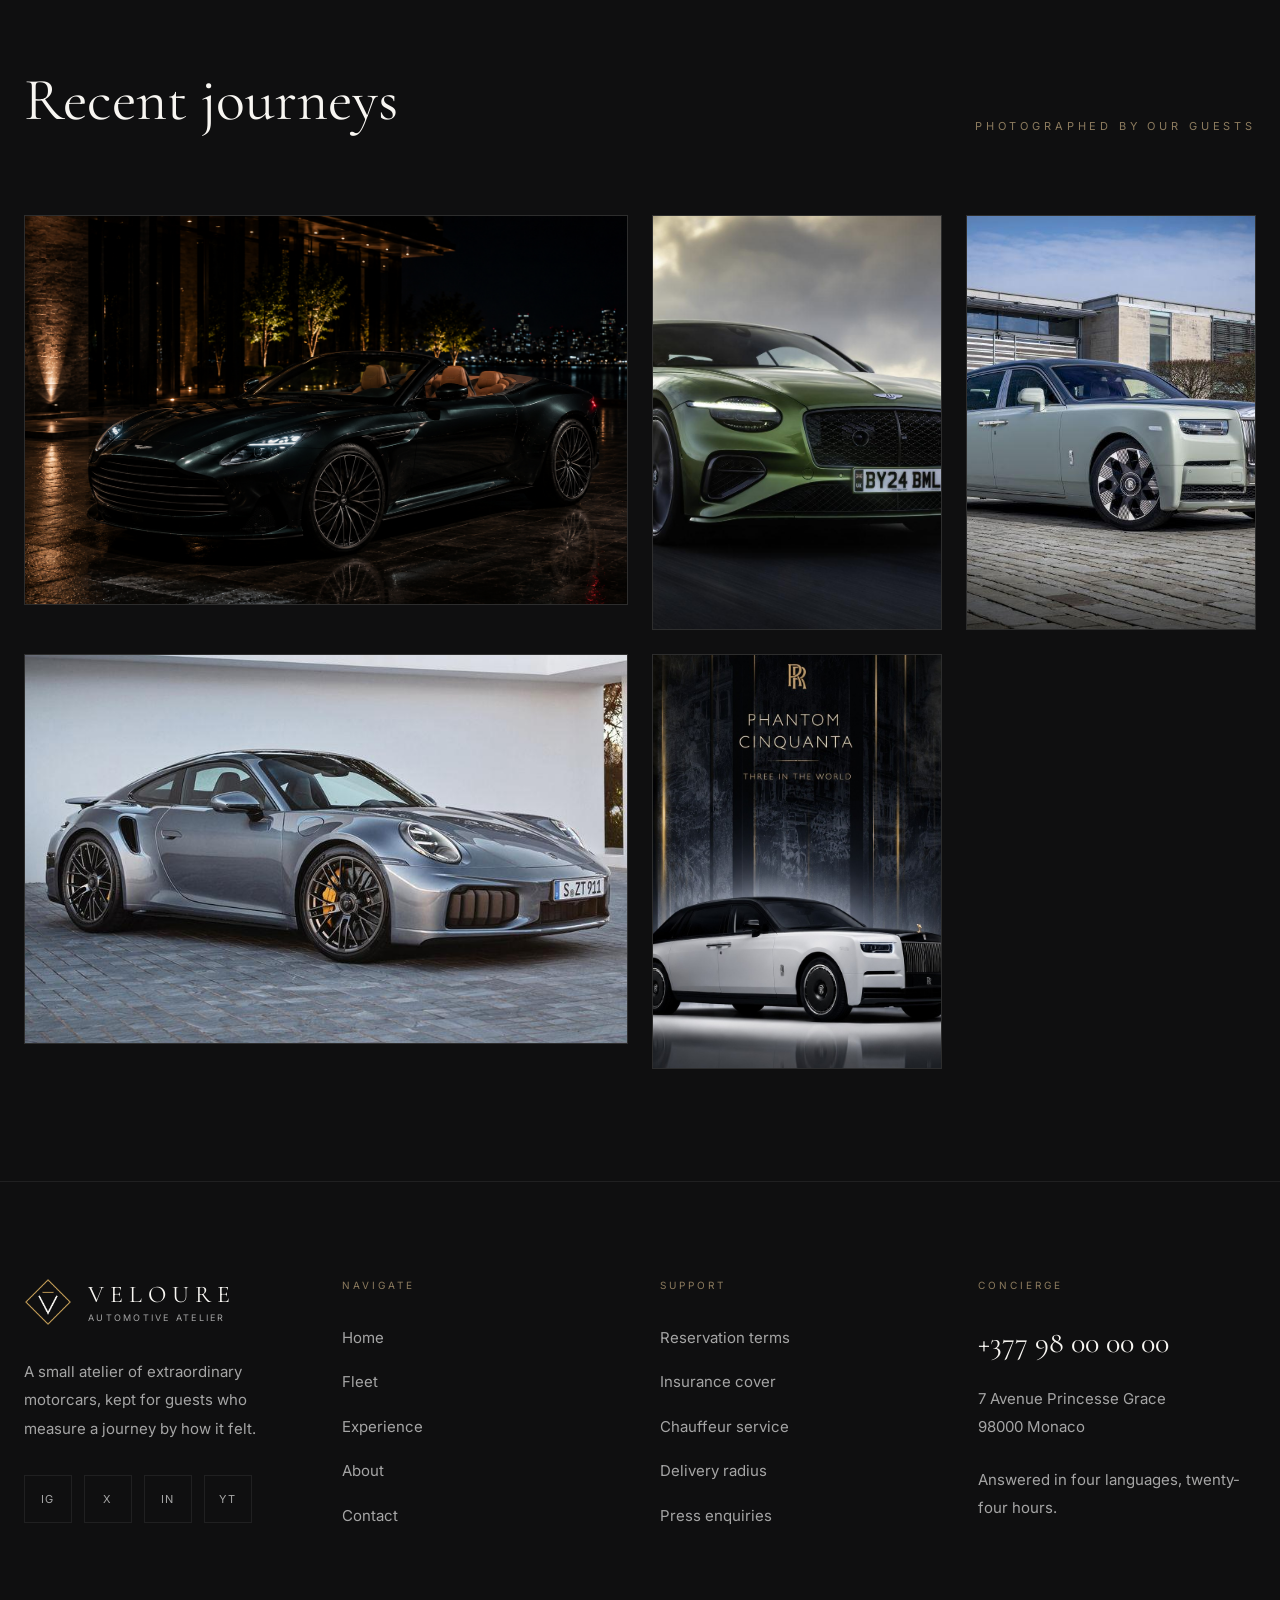
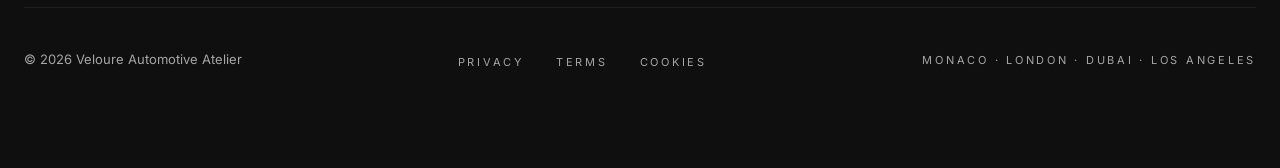
<file: src/Experience.html>
<!doctype html>
<html lang="en">
  <head>
    <meta charset="UTF-8" />
    <meta name="viewport" content="width=device-width, initial-scale=1.0" />

    <link href="./output.css" rel="stylesheet" />

    <link rel="preconnect" href="https://fonts.googleapis.com" />
    <link rel="preconnect" href="https://fonts.gstatic.com" crossorigin />

    <link
      href="https://fonts.googleapis.com/css2?family=Cormorant+Garamond:ital,wght@0,300..700;1,300..700&family=Inter:ital,opsz,wght@0,14..32,100..900;1,14..32,100..900&display=swap"
      rel="stylesheet"
    />

    <title>Experience</title>
  </head>

  <body class="bg-background text-text font-Inter">
    <header
      class="relative min-h-[80vh] bg-[url('../assets/cars/Aston-martin.png')] bg-cover bg-center bg-no-repeat py-8"
    >
      <div id="siteNav" class="site-nav">
        <div class="container mx-auto flex items-center px-6">
          <div class="logo">
            <a href="../index.html" class="flex items-center gap-3 lg:gap-4">
              <img
                src="../assets/v-logo.png"
                alt="Veloure Logo"
                class="w-8 h-8 lg:w-10 lg:h-10"
              />

              <div class="flex flex-col">
                <span
                  class="font-display text-xl lg:text-2xl tracking-[0.25em] text-text"
                >
                  VELOURE
                </span>

                <span
                  class="text-[8px] lg:text-[9px] tracking-[0.25em] uppercase text-muted lg:pr-8"
                >
                  Automotive Atelier
                </span>
              </div>
            </a>
          </div>
          <nav class="hidden lg:block">
            <ul class="flex items-center gap-6">
              <li><a href="../index.html" class="nav-link">Home</a></li>
              <li><a href="./fleet.html" class="nav-link">Fleet</a></li>
              <li>
                <a href="./Experience.html" class="nav-link nav-link-active"
                  >Experience</a
                >
              </li>
              <li><a href="./About.html" class="nav-link">About</a></li>
              <li><a href="./Contact.html" class="nav-link">Contact</a></li>
            </ul>
          </nav>
          <div class="flex items-center lg:items-end ml-auto">
            <button class="ml-4 lg:ml-12">
              <img
                src="../assets/bright-icon.png"
                alt=""
                class="w-10 h-10 lg:w-12 lg:h-12"
              />
            </button>

            <button class="ml-2 lg:hidden">
              <img src="../assets/v-menu.png" alt="Menu" class="w-10 h-10" />
            </button>

            <a
              href="./Contact.html"
              class="hidden lg:block text-center ml-4 text-line tracking-[0.22em] uppercase text-[11px] py-4 px-7 border border-line hover:bg-tint hover:scale-105 transition-transform duration-300"
              >Reserve Now</a
            >
          </div>
        </div>
      </div>

      <section
        class="hero container mx-auto flex flex-col text-text mt-56 lg:mt-64 px-6 xl:px-0"
      >
        <h1
          class="text-5xl sm:text-6xl md:text-7xl lg:text-8xl font-display pb-6 lg:pb-8"
        >
          A day arranged
          <br />
          down to the minute.
        </h1>
      </section>
    </header>

    <section class="story py-20 lg:py-28">
      <div
        class="container mx-auto px-6 grid gap-14 lg:gap-20 lg:grid-cols-2 lg:items-center"
      >
        <div>
          <p class="story-lead">
            The first Veloure motorcar was a 1963 Silver Cloud, kept in a Monaco
            garage by a man who lent it only to friends, and only after dinner.
            He believed a car should be introduced, not handed over — that the
            person driving ought to know what they were holding.
          </p>

          <p class="story-text">
            Twelve years later, that is still the whole method. We keep a small
            register rather than a large fleet, we photograph each motorcar the
            morning it leaves, and we send a specialist rather than a clerk.
            Nothing about the process is automated, which is why it takes twenty
            minutes and never longer.
          </p>
        </div>

        <div class="lg:border-l lg:border-hair lg:pl-16 xl:pl-20">
          <blockquote class="story-quote">
            “A great motorcar should be introduced, never merely handed over.”
          </blockquote>

          <p class="story-cite">Émile Veloure, 1963</p>
        </div>
      </div>
    </section>

    <section class="concierge border-t border-hair">
      <div class="container mx-auto px-6 py-20 lg:py-28">
        <p class="text-[10px] sm:text-[11px] text-line uppercase pb-6 lg:pb-8">
          <span class="hidden sm:inline"> ———— </span>
          <span class="tracking-[0.2em] sm:tracking-[0.35em] sm:ml-4"
            >Concierge</span
          >
        </p>

        <h2
          class="font-display text-4xl sm:text-5xl lg:text-6xl leading-[1.15]"
        >
          Arranged before you ask
        </h2>

        <div class="grid sm:grid-cols-2 gap-6 lg:gap-8 mt-14 lg:mt-20">
          <div class="concierge-card">
            <span class="concierge-icon">
              <svg
                xmlns="http://www.w3.org/2000/svg"
                viewBox="0 0 24 24"
                fill="none"
                stroke="currentColor"
                stroke-width="1"
                class="w-6 h-6"
                aria-hidden="true"
              >
                <circle cx="12" cy="12" r="9" />
                <circle cx="12" cy="12" r="3" />
                <path d="M12 3v3M12 18v3M3 12h3M18 12h3" />
              </svg>
            </span>

            <h3 class="concierge-title">Chauffeur by name</h3>

            <p class="why-text">
              Nineteen drivers, each with a decade behind a marque like this
              one. Request the same one twice and it is simply noted.
            </p>

            <p class="concierge-note">From $480 / Day</p>
          </div>

          <div class="concierge-card">
            <span class="concierge-icon">
              <svg
                xmlns="http://www.w3.org/2000/svg"
                viewBox="0 0 24 24"
                fill="none"
                stroke="currentColor"
                stroke-width="1"
                class="w-6 h-6"
                aria-hidden="true"
              >
                <path d="M21 3 3 10.5l7 3 3 7L21 3Z" />
                <path d="M10 13.5 21 3" />
              </svg>
            </span>

            <h3 class="concierge-title">Airfield transfer</h3>

            <p class="why-text">
              Send the tail number. We track the arrival and wait inside the FBO
              gate with the climate already set.
            </p>

            <p class="concierge-note">No charge</p>
          </div>

          <div class="concierge-card">
            <span class="concierge-icon">
              <svg
                xmlns="http://www.w3.org/2000/svg"
                viewBox="0 0 24 24"
                fill="none"
                stroke="currentColor"
                stroke-width="1"
                class="w-6 h-6"
                aria-hidden="true"
              >
                <path d="M9 4 3 6.5v13L9 17l6 3 6-2.5v-13L15 7 9 4Z" />
                <path d="M9 4v13M15 7v13" />
              </svg>
            </span>

            <h3 class="concierge-title">Route &amp; reservations</h3>

            <p class="why-text">
              A written itinerary with the good roads, the right tables and a
              garage held at each end of the day.
            </p>

            <p class="concierge-note">On request</p>
          </div>

          <div class="concierge-card">
            <span class="concierge-icon">
              <svg
                xmlns="http://www.w3.org/2000/svg"
                viewBox="0 0 24 24"
                fill="none"
                stroke="currentColor"
                stroke-width="1"
                class="w-6 h-6"
                aria-hidden="true"
              >
                <path d="M12 3 4 6v6c0 5 3.5 8 8 9 4.5-1 8-4 8-9V6l-8-3Z" />
              </svg>
            </span>

            <h3 class="concierge-title">Cover &amp; discretion</h3>

            <p class="why-text">
              Zero-excess cover, no branding on the motorcar, and nothing about
              your reservation published anywhere.
            </p>

            <p class="concierge-note">From $240 / Day</p>
          </div>
        </div>
      </div>
    </section>

    <section class="sequence border-t border-hair">
      <div class="container mx-auto px-6 py-20 lg:py-28">
        <p class="text-[10px] sm:text-[11px] text-line uppercase pb-6 lg:pb-8">
          <span class="hidden sm:inline"> ———— </span>
          <span class="tracking-[0.2em] sm:tracking-[0.35em] sm:ml-4"
            >The sequence</span
          >
        </p>

        <h2
          class="font-display text-4xl sm:text-5xl lg:text-6xl leading-[1.15]"
        >
          From enquiry to ignition
        </h2>

        <div class="grid sm:grid-cols-2 lg:grid-cols-5 mt-14 lg:mt-20">
          <div class="sequence-step">
            <span class="sequence-marker"></span>

            <p class="sequence-number">01</p>

            <h3 class="sequence-title">The enquiry</h3>

            <p class="sequence-text">
              A short conversation, by telephone if you prefer. We ask what the
              day looks like, not what your budget is.
            </p>

            <p class="sequence-when">Same hour</p>
          </div>

          <div class="sequence-step">
            <span class="sequence-marker"></span>

            <p class="sequence-number">02</p>

            <h3 class="sequence-title">The proposal</h3>

            <p class="sequence-text">
              Two or three motorcars, one figure each, quoted whole. Photographs
              taken this month, not stock.
            </p>

            <p class="sequence-when">Within 3 hours</p>
          </div>

          <div class="sequence-step">
            <span class="sequence-marker"></span>

            <p class="sequence-number">03</p>

            <h3 class="sequence-title">The preparation</h3>

            <p class="sequence-text">
              Detailed, fuelled, inspected on eleven points, and photographed
              the morning it leaves the bay.
            </p>

            <p class="sequence-when">Day before</p>
          </div>

          <div class="sequence-step">
            <span class="sequence-marker"></span>

            <p class="sequence-number">04</p>

            <h3 class="sequence-title">The handover</h3>

            <p class="sequence-text">
              Twenty unhurried minutes with a specialist: controls, telephone
              paired, seat and mirrors set.
            </p>

            <p class="sequence-when">On the day</p>
          </div>

          <div class="sequence-step">
            <span class="sequence-marker"></span>

            <p class="sequence-number">05</p>

            <h3 class="sequence-title">The return</h3>

            <p class="sequence-text">
              Collected from wherever you finished. The invoice matches the
              quote to the currency unit.
            </p>

            <p class="sequence-when">At your convenience</p>
          </div>
        </div>
      </div>
    </section>

    <section class="journeys border-t border-hair">
      <div class="container mx-auto px-6 py-20 lg:py-28">
        <div
          class="flex flex-col sm:flex-row sm:items-end sm:justify-between gap-6"
        >
          <h2
            class="font-display text-4xl sm:text-5xl lg:text-6xl leading-[1.15]"
          >
            Recent journeys
          </h2>

          <p
            class="text-[10px] sm:text-[11px] tracking-[0.35em] uppercase text-line"
          >
            Photographed by our guests
          </p>
        </div>

        <div
          class="grid sm:grid-cols-2 lg:grid-cols-12 gap-5 lg:gap-6 mt-14 lg:mt-20"
        >
          <div class="journey-tile group lg:col-span-6 h-97.5">
            <img
              src="../assets/cars/Aston-martin.png"
              alt="A coastal drive at first light"
              class="journey-image"
            />

            <p class="journey-caption">A coastal drive at first light</p>
          </div>

          <div class="journey-tile group lg:col-span-3 h-103.75">
            <img
              src="../assets/cars/Bentley.jpg"
              alt="Cabin detail, stitched by hand"
              class="journey-image"
            />

            <p class="journey-caption">Cabin detail, stitched by hand</p>
          </div>

          <div class="journey-tile group lg:col-span-3 h-103.75">
            <img
              src="../assets/cars/Rolls-Royce.jpg"
              alt="Wheel and badge detail"
              class="journey-image"
            />

            <p class="journey-caption">Wheel and badge detail</p>
          </div>

          <div class="journey-tile group lg:col-span-6 h-97.5">
            <img
              src="../assets/cars/Porsche.jpg"
              alt="The city after midnight"
              class="journey-image"
            />

            <p class="journey-caption">The city after midnight</p>
          </div>

          <div class="journey-tile group lg:col-span-3 h-103.75">
            <img
              src="../assets/cars/limited-edition.jpg"
              alt="Arrival at the hotel steps"
              class="journey-image"
            />

            <p class="journey-caption">Arrival at the hotel steps</p>
          </div>
        </div>
      </div>
    </section>

    <footer class="border-t border-hair">
      <div class="container mx-auto px-6 py-20 lg:py-24">
        <div class="grid gap-14 sm:grid-cols-2 lg:grid-cols-4 lg:gap-10">
          <div>
            <a href="../index.html" class="flex items-center gap-3 lg:gap-4">
              <img
                src="../assets/v-logo.png"
                alt="Veloure Logo"
                class="w-10 h-10 lg:w-12 lg:h-12"
              />

              <div class="flex flex-col">
                <span
                  class="font-display text-xl lg:text-2xl tracking-[0.25em] text-text"
                >
                  VELOURE
                </span>

                <span
                  class="text-[8px] lg:text-[9px] tracking-[0.25em] uppercase text-muted"
                >
                  Automotive Atelier
                </span>
              </div>
            </a>

            <p class="text-[15px] leading-[1.9] text-muted pt-8">
              A small atelier of extraordinary motorcars, kept for guests who
              measure a journey by how it felt.
            </p>

            <ul class="flex items-center gap-3 pt-8">
              <li>
                <a href="#" class="footer-social" aria-label="Instagram">IG</a>
              </li>
              <li><a href="#" class="footer-social" aria-label="X">X</a></li>
              <li>
                <a href="#" class="footer-social" aria-label="LinkedIn">IN</a>
              </li>
              <li>
                <a href="#" class="footer-social" aria-label="YouTube">YT</a>
              </li>
            </ul>
          </div>

          <div>
            <h3 class="footer-heading">Navigate</h3>

            <ul class="flex flex-col gap-5">
              <li><a href="../index.html" class="footer-link">Home</a></li>
              <li><a href="./fleet.html" class="footer-link">Fleet</a></li>
              <li>
                <a href="./Experience.html" class="footer-link">Experience</a>
              </li>
              <li><a href="./About.html" class="footer-link">About</a></li>
              <li><a href="./Contact.html" class="footer-link">Contact</a></li>
            </ul>
          </div>

          <div>
            <h3 class="footer-heading">Support</h3>

            <ul class="flex flex-col gap-5">
              <li><a href="#" class="footer-link">Reservation terms</a></li>
              <li><a href="#" class="footer-link">Insurance cover</a></li>
              <li><a href="#" class="footer-link">Chauffeur service</a></li>
              <li><a href="#" class="footer-link">Delivery radius</a></li>
              <li><a href="#" class="footer-link">Press enquiries</a></li>
            </ul>
          </div>

          <div>
            <h3 class="footer-heading">Concierge</h3>

            <a
              href="tel:+37798000000"
              class="font-display text-2xl lg:text-3xl text-text hover:text-line transition-colors duration-300"
            >
              +377 98 00 00 00
            </a>

            <address
              class="not-italic text-[15px] leading-[1.9] text-muted pt-6"
            >
              7 Avenue Princesse Grace<br />
              98000 Monaco
            </address>

            <p class="text-[15px] leading-[1.9] text-muted pt-6">
              Answered in four languages, twenty-four hours.
            </p>
          </div>
        </div>

        <div
          class="flex flex-col lg:flex-row lg:items-center lg:justify-between gap-8 border-t border-hair mt-16 lg:mt-20 pt-10"
        >
          <p class="text-[13px] text-muted">
            &copy; 2026 Veloure Automotive Atelier
          </p>

          <ul class="flex flex-wrap items-center gap-8">
            <li><a href="#" class="footer-legal">Privacy</a></li>
            <li><a href="#" class="footer-legal">Terms</a></li>
            <li><a href="#" class="footer-legal">Cookies</a></li>
          </ul>

          <p class="text-[11px] tracking-[0.25em] uppercase text-muted">
            Monaco &middot; London &middot; Dubai &middot; Los Angeles
          </p>
        </div>
      </div>
    </footer>
  </body>
</html>
</file>
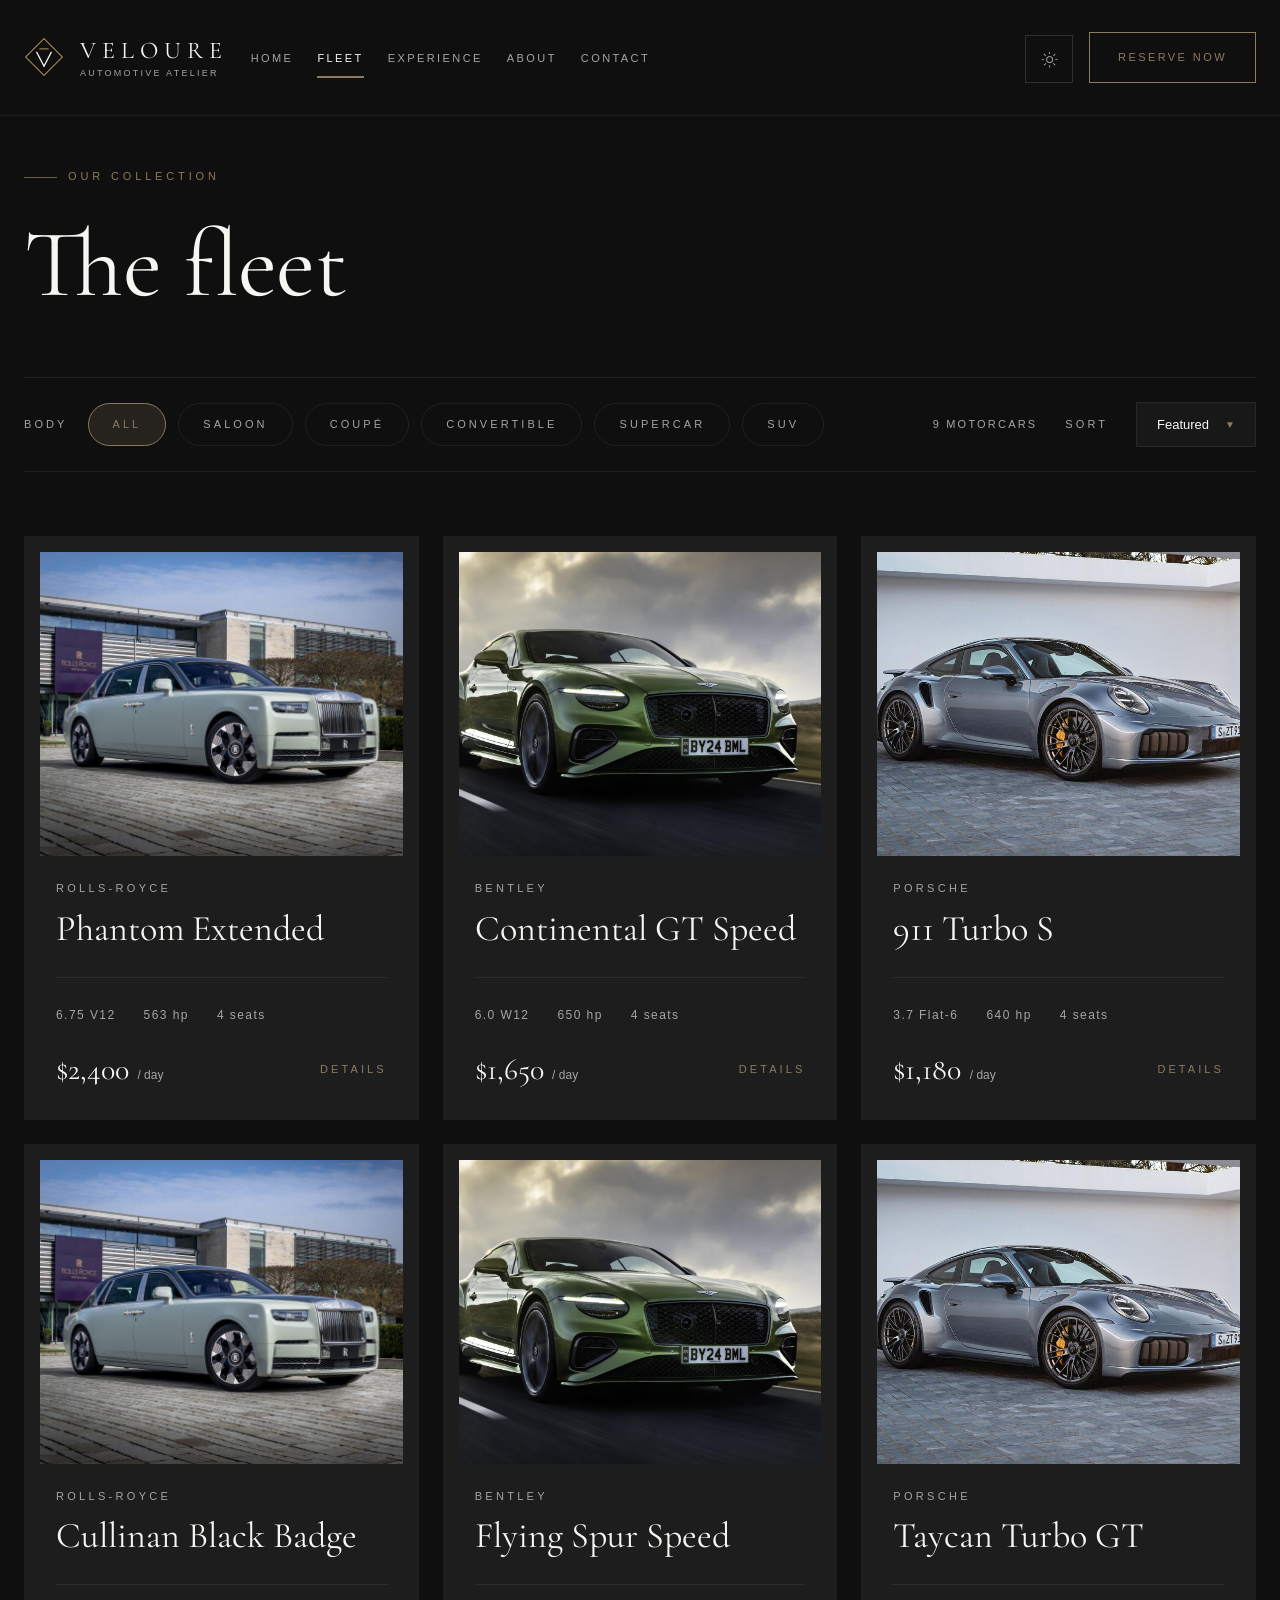
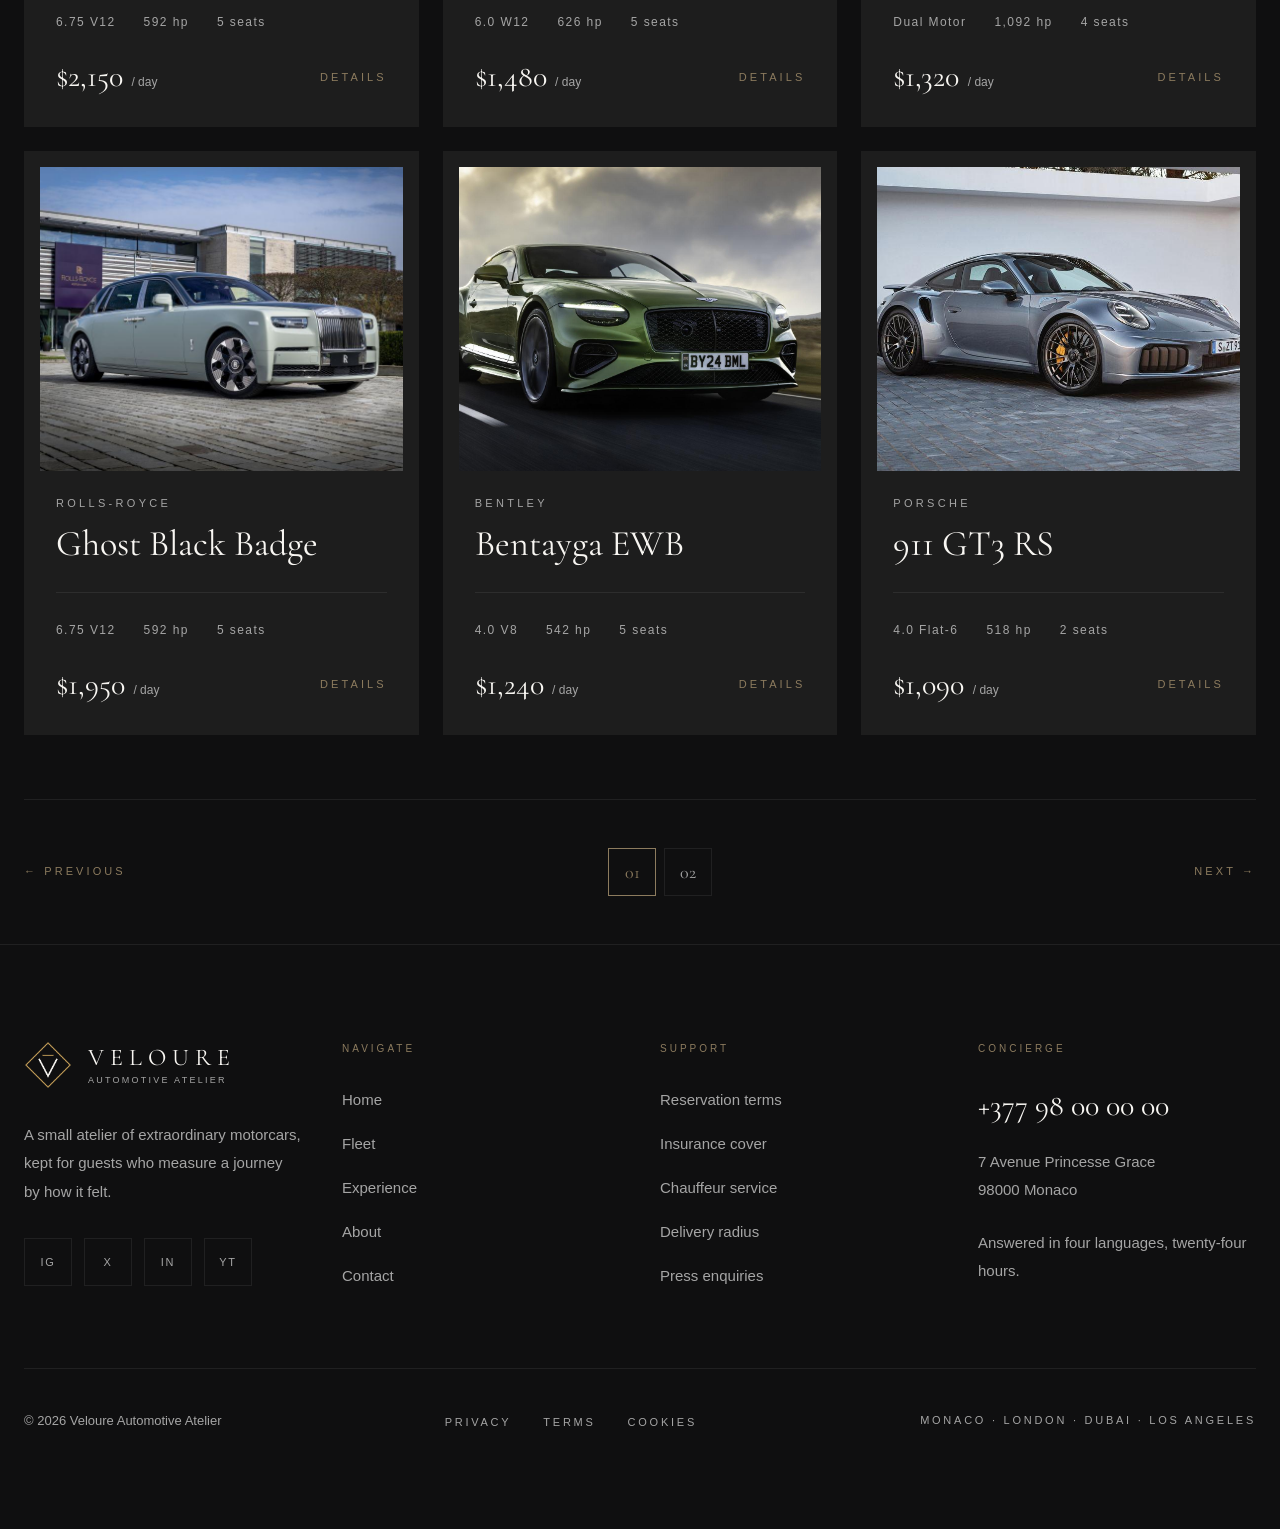
<file: src/fleet.html>
<!doctype html>
<html lang="en">
  <head>
    <meta charset="UTF-8" />
    <meta name="viewport" content="width=device-width, initial-scale=1.0" />

    <link href="./output.css" rel="stylesheet" />

    <link rel="preconnect" href="https://fonts.googleapis.com" />
    <link rel="preconnect" href="https://fonts.gstatic.com" crossorigin />

    <link
      href="https://fonts.googleapis.com/css2?family=Cormorant+Garamond:ital,wght@0,300..700;1,300..700&family=Inter:ital,opsz,wght@0,14..32,100..900;1,14..32,100..900&display=swap"
      rel="stylesheet"
    />
    <title>Fleet</title>
  </head>
  <body class="font-body text-text bg-background">
    <header class="relative h-20 lg:h-26">
      <div id="siteNav" class="site-nav border-b border-hair bg-background">
        <div class="container mx-auto flex items-center px-6">
          <div class="logo">
            <a href="../index.html" class="flex items-center gap-3 lg:gap-4">
              <img
                src="../assets/v-logo.png"
                alt="Veloure Logo"
                class="w-8 h-8 lg:w-10 lg:h-10"
              />

              <div class="flex flex-col">
                <span
                  class="font-display text-xl lg:text-2xl tracking-[0.25em] text-text"
                >
                  VELOURE
                </span>

                <span
                  class="text-[8px] lg:text-[9px] tracking-[0.25em] uppercase text-muted lg:pr-8"
                >
                  Automotive Atelier
                </span>
              </div>
            </a>
          </div>
          <nav class="hidden lg:block">
            <ul class="flex items-center gap-6">
              <li><a href="../index.html" class="nav-link">Home</a></li>
              <li>
                <a href="./fleet.html" class="nav-link nav-link-active"
                  >Fleet</a
                >
              </li>
              <li>
                <a href="./Experience.html" class="nav-link">Experience</a>
              </li>
              <li><a href="./About.html" class="nav-link">About</a></li>
              <li><a href="./Contact.html" class="nav-link">Contact</a></li>
            </ul>
          </nav>
          <div class="flex items-center lg:items-end ml-auto">
            <button class="ml-4 lg:ml-12">
              <img
                src="../assets/bright-icon.png"
                alt=""
                class="w-10 h-10 lg:w-12 lg:h-12"
              />
            </button>

            <button class="ml-2 lg:hidden">
              <img src="../assets/v-menu.png" alt="Menu" class="w-10 h-10" />
            </button>

            <a
              href="./Contact.html"
              class="hidden lg:block text-center ml-4 text-line tracking-[0.22em] uppercase text-[11px] py-4 px-7 border border-line hover:bg-tint hover:scale-105 transition-transform duration-300"
              >Reserve Now</a
            >
          </div>
        </div>
      </div>
    </header>

    <section
      class="fleet-intro container mx-auto flex flex-col text-text mt-12 lg:mt-16 px-6"
    >
      <p class="text-[10px] sm:text-[11px] text-line uppercase pb-6 lg:pb-8">
        <span class="hidden sm:inline"> ——— </span>
        <span class="tracking-[0.2em] sm:tracking-[0.35em] sm:ml-2">
          Our Collection
        </span>
      </p>

      <div
        class="flex flex-col lg:flex-row lg:items-start lg:justify-between gap-6 lg:gap-16"
      >
        <h1
          class="text-5xl sm:text-6xl md:text-7xl lg:text-8xl font-display leading-none"
        >
          The fleet
        </h1>
      </div>

      <div class="border-t border-hair mt-12 lg:mt-16"></div>

      <div
        class="flex flex-col gap-6 lg:flex-row lg:items-center lg:justify-between py-6 border-b border-hair"
      >
        <div class="flex flex-wrap items-center gap-3">
          <span class="filter-label mr-2">Body</span>
          <button
            type="button"
            class="filter-pill filter-pill-active"
            data-filter="all"
          >
            All
          </button>
          <button type="button" class="filter-pill" data-filter="saloon">
            Saloon
          </button>
          <button type="button" class="filter-pill" data-filter="coupe">
            Coup&eacute;
          </button>
          <button type="button" class="filter-pill" data-filter="convertible">
            Convertible
          </button>
          <button type="button" class="filter-pill" data-filter="supercar">
            Supercar
          </button>
          <button type="button" class="filter-pill" data-filter="suv">
            SUV
          </button>
        </div>

        <div class="flex items-center gap-5 lg:gap-7">
          <p
            class="text-[11px] tracking-[0.2em] uppercase text-muted whitespace-nowrap"
          >
            <span id="fleetCount">9</span> motorcars
          </p>
          <span class="text-[11px] tracking-[0.28em] uppercase text-muted"
            >Sort</span
          >

          <div class="relative">
            <input type="checkbox" id="fleetSort" class="peer sr-only" />

            <label
              for="fleetSort"
              class="flex items-center gap-4 cursor-pointer bg-surface text-text text-[13px] px-5 py-3 border border-hair hover:border-line peer-focus-visible:border-line transition-colors duration-300"
            >
              <span id="fleetSortLabel">Featured</span>
              <span
                class="text-line text-[10px] [:checked~label_&]:rotate-180 transition-transform duration-300"
                >&#9660;</span
              >
            </label>

            <div
              class="hidden peer-checked:flex absolute right-0 z-10 mt-2 w-56 flex-col bg-surface border border-hair"
            >
              <button type="button" class="sort-option" data-sort="featured">
                Featured
              </button>
              <button type="button" class="sort-option" data-sort="price-asc">
                Price: low to high
              </button>
              <button type="button" class="sort-option" data-sort="price-desc">
                Price: high to low
              </button>
              <button type="button" class="sort-option" data-sort="power">
                Power
              </button>
            </div>
          </div>
        </div>
      </div>

      <div class="grid gap-6 md:grid-cols-2 lg:grid-cols-3 mt-12 lg:mt-16">
        <div class="collection-card">
          <div class="collection-media">
            <img
              src="../assets/cars/Rolls-Royce.jpg"
              alt="Rolls-Royce Phantom Extended"
              class="collection-image"
            />
          </div>

          <div class="collection-body">
            <p class="collection-brand">Rolls-Royce</p>
            <h3 class="collection-model">Phantom Extended</h3>

            <div class="collection-specs">
              <span>6.75 V12</span>
              <span>563 hp</span>
              <span>4 seats</span>
            </div>

            <div class="collection-footer">
              <p>
                <span class="collection-price">$2,400</span>
                <span class="collection-per">/ day</span>
              </p>

              <a href="./Car-deatils.html" class="collection-details">Details </a>
            </div>
          </div>
        </div>

        <div class="collection-card">
          <div class="collection-media">
            <img
              src="../assets/cars/Bentley.jpg"
              alt="Bentley Continental GT Speed"
              class="collection-image"
            />
          </div>

          <div class="collection-body">
            <p class="collection-brand">Bentley</p>
            <h3 class="collection-model">Continental GT Speed</h3>

            <div class="collection-specs">
              <span>6.0 W12</span>
              <span>650 hp</span>
              <span>4 seats</span>
            </div>

            <div class="collection-footer">
              <p>
                <span class="collection-price">$1,650</span>
                <span class="collection-per">/ day</span>
              </p>

              <a href="./Car-deatils.html" class="collection-details">Details </a>
            </div>
          </div>
        </div>

        <div class="collection-card">
          <div class="collection-media">
            <img
              src="../assets/cars/Porsche.jpg"
              alt="Porsche 911 Turbo S"
              class="collection-image"
            />
          </div>

          <div class="collection-body">
            <p class="collection-brand">Porsche</p>
            <h3 class="collection-model">911 Turbo S</h3>

            <div class="collection-specs">
              <span>3.7 Flat-6</span>
              <span>640 hp</span>
              <span>4 seats</span>
            </div>

            <div class="collection-footer">
              <p>
                <span class="collection-price">$1,180</span>
                <span class="collection-per">/ day</span>
              </p>

              <a href="./Car-deatils.html" class="collection-details">Details </a>
            </div>
          </div>
        </div>

        <div class="collection-card">
          <div class="collection-media">
            <img
              src="../assets/cars/Rolls-Royce.jpg"
              alt="Rolls-Royce Cullinan Black Badge"
              class="collection-image"
            />
          </div>

          <div class="collection-body">
            <p class="collection-brand">Rolls-Royce</p>
            <h3 class="collection-model">Cullinan Black Badge</h3>

            <div class="collection-specs">
              <span>6.75 V12</span>
              <span>592 hp</span>
              <span>5 seats</span>
            </div>

            <div class="collection-footer">
              <p>
                <span class="collection-price">$2,150</span>
                <span class="collection-per">/ day</span>
              </p>

              <a href="./Car-deatils.html" class="collection-details">Details </a>
            </div>
          </div>
        </div>

        <div class="collection-card">
          <div class="collection-media">
            <img
              src="../assets/cars/Bentley.jpg"
              alt="Bentley Flying Spur Speed"
              class="collection-image"
            />
          </div>

          <div class="collection-body">
            <p class="collection-brand">Bentley</p>
            <h3 class="collection-model">Flying Spur Speed</h3>

            <div class="collection-specs">
              <span>6.0 W12</span>
              <span>626 hp</span>
              <span>5 seats</span>
            </div>

            <div class="collection-footer">
              <p>
                <span class="collection-price">$1,480</span>
                <span class="collection-per">/ day</span>
              </p>

              <a href="./Car-deatils.html" class="collection-details">Details </a>
            </div>
          </div>
        </div>

        <div class="collection-card">
          <div class="collection-media">
            <img
              src="../assets/cars/Porsche.jpg"
              alt="Porsche Taycan Turbo GT"
              class="collection-image"
            />
          </div>

          <div class="collection-body">
            <p class="collection-brand">Porsche</p>
            <h3 class="collection-model">Taycan Turbo GT</h3>

            <div class="collection-specs">
              <span>Dual Motor</span>
              <span>1,092 hp</span>
              <span>4 seats</span>
            </div>

            <div class="collection-footer">
              <p>
                <span class="collection-price">$1,320</span>
                <span class="collection-per">/ day</span>
              </p>

              <a href="./Car-deatils.html" class="collection-details">Details </a>
            </div>
          </div>
        </div>

        <div class="collection-card">
          <div class="collection-media">
            <img
              src="../assets/cars/Rolls-Royce.jpg"
              alt="Rolls-Royce Ghost Black Badge"
              class="collection-image"
            />
          </div>

          <div class="collection-body">
            <p class="collection-brand">Rolls-Royce</p>
            <h3 class="collection-model">Ghost Black Badge</h3>

            <div class="collection-specs">
              <span>6.75 V12</span>
              <span>592 hp</span>
              <span>5 seats</span>
            </div>

            <div class="collection-footer">
              <p>
                <span class="collection-price">$1,950</span>
                <span class="collection-per">/ day</span>
              </p>

              <a href="./Car-deatils.html" class="collection-details">Details </a>
            </div>
          </div>
        </div>

        <div class="collection-card">
          <div class="collection-media">
            <img
              src="../assets/cars/Bentley.jpg"
              alt="Bentley Bentayga EWB"
              class="collection-image"
            />
          </div>

          <div class="collection-body">
            <p class="collection-brand">Bentley</p>
            <h3 class="collection-model">Bentayga EWB</h3>

            <div class="collection-specs">
              <span>4.0 V8</span>
              <span>542 hp</span>
              <span>5 seats</span>
            </div>

            <div class="collection-footer">
              <p>
                <span class="collection-price">$1,240</span>
                <span class="collection-per">/ day</span>
              </p>

              <a href="./Car-deatils.html" class="collection-details">Details </a>
            </div>
          </div>
        </div>

        <div class="collection-card">
          <div class="collection-media">
            <img
              src="../assets/cars/Porsche.jpg"
              alt="Porsche 911 GT3 RS"
              class="collection-image"
            />
          </div>

          <div class="collection-body">
            <p class="collection-brand">Porsche</p>
            <h3 class="collection-model">911 GT3 RS</h3>

            <div class="collection-specs">
              <span>4.0 Flat-6</span>
              <span>518 hp</span>
              <span>2 seats</span>
            </div>

            <div class="collection-footer">
              <p>
                <span class="collection-price">$1,090</span>
                <span class="collection-per">/ day</span>
              </p>

              <a href="./Car-deatils.html" class="collection-details">Details </a>
            </div>
          </div>
        </div>
      </div>

      <div class="border-t border-hair mt-12 lg:mt-16"></div>

      <nav
        class="flex items-center justify-between gap-6 py-10 lg:py-12"
        aria-label="Fleet pagination"
      >
        <a href="#" class="page-arrow">&larr; Previous</a>

        <div class="flex items-center gap-2">
          <a href="#" class="page-number page-number-active" aria-current="page"
            >01</a
          >
          <a href="#" class="page-number">02</a>
        </div>

        <a href="#" class="page-arrow">Next &rarr;</a>
      </nav>
    </section>

    <footer class="border-t border-hair">
      <div class="container mx-auto px-6 py-20 lg:py-24">
        <div class="grid gap-14 sm:grid-cols-2 lg:grid-cols-4 lg:gap-10">
          <div>
            <a href="../index.html" class="flex items-center gap-3 lg:gap-4">
              <img
                src="../assets/v-logo.png"
                alt="Veloure Logo"
                class="w-10 h-10 lg:w-12 lg:h-12"
              />

              <div class="flex flex-col">
                <span
                  class="font-display text-xl lg:text-2xl tracking-[0.25em] text-text"
                >
                  VELOURE
                </span>

                <span
                  class="text-[8px] lg:text-[9px] tracking-[0.25em] uppercase text-muted"
                >
                  Automotive Atelier
                </span>
              </div>
            </a>

            <p class="text-[15px] leading-[1.9] text-muted pt-8">
              A small atelier of extraordinary motorcars, kept for guests who
              measure a journey by how it felt.
            </p>

            <ul class="flex items-center gap-3 pt-8">
              <li>
                <a href="#" class="footer-social" aria-label="Instagram">IG</a>
              </li>
              <li><a href="#" class="footer-social" aria-label="X">X</a></li>
              <li>
                <a href="#" class="footer-social" aria-label="LinkedIn">IN</a>
              </li>
              <li>
                <a href="#" class="footer-social" aria-label="YouTube">YT</a>
              </li>
            </ul>
          </div>

          <div>
            <h3 class="footer-heading">Navigate</h3>

            <ul class="flex flex-col gap-5">
              <li><a href="../index.html" class="footer-link">Home</a></li>
              <li><a href="./fleet.html" class="footer-link">Fleet</a></li>
              <li>
                <a href="./Experience.html" class="footer-link">Experience</a>
              </li>
              <li><a href="./About.html" class="footer-link">About</a></li>
              <li><a href="./Contact.html" class="footer-link">Contact</a></li>
            </ul>
          </div>

          <div>
            <h3 class="footer-heading">Support</h3>

            <ul class="flex flex-col gap-5">
              <li><a href="#" class="footer-link">Reservation terms</a></li>
              <li><a href="#" class="footer-link">Insurance cover</a></li>
              <li><a href="#" class="footer-link">Chauffeur service</a></li>
              <li><a href="#" class="footer-link">Delivery radius</a></li>
              <li><a href="#" class="footer-link">Press enquiries</a></li>
            </ul>
          </div>

          <div>
            <h3 class="footer-heading">Concierge</h3>

            <a
              href="tel:+37798000000"
              class="font-display text-2xl lg:text-3xl text-text hover:text-line transition-colors duration-300"
            >
              +377 98 00 00 00
            </a>

            <address
              class="not-italic text-[15px] leading-[1.9] text-muted pt-6"
            >
              7 Avenue Princesse Grace<br />
              98000 Monaco
            </address>

            <p class="text-[15px] leading-[1.9] text-muted pt-6">
              Answered in four languages, twenty-four hours.
            </p>
          </div>
        </div>

        <div
          class="flex flex-col lg:flex-row lg:items-center lg:justify-between gap-8 border-t border-hair mt-16 lg:mt-20 pt-10"
        >
          <p class="text-[13px] text-muted">
            &copy; 2026 Veloure Automotive Atelier
          </p>

          <ul class="flex flex-wrap items-center gap-8">
            <li><a href="#" class="footer-legal">Privacy</a></li>
            <li><a href="#" class="footer-legal">Terms</a></li>
            <li><a href="#" class="footer-legal">Cookies</a></li>
          </ul>

          <p class="text-[11px] tracking-[0.25em] uppercase text-muted">
            Monaco &middot; London &middot; Dubai &middot; Los Angeles
          </p>
        </div>
      </div>
    </footer>
  </body>
</html>
</file>
